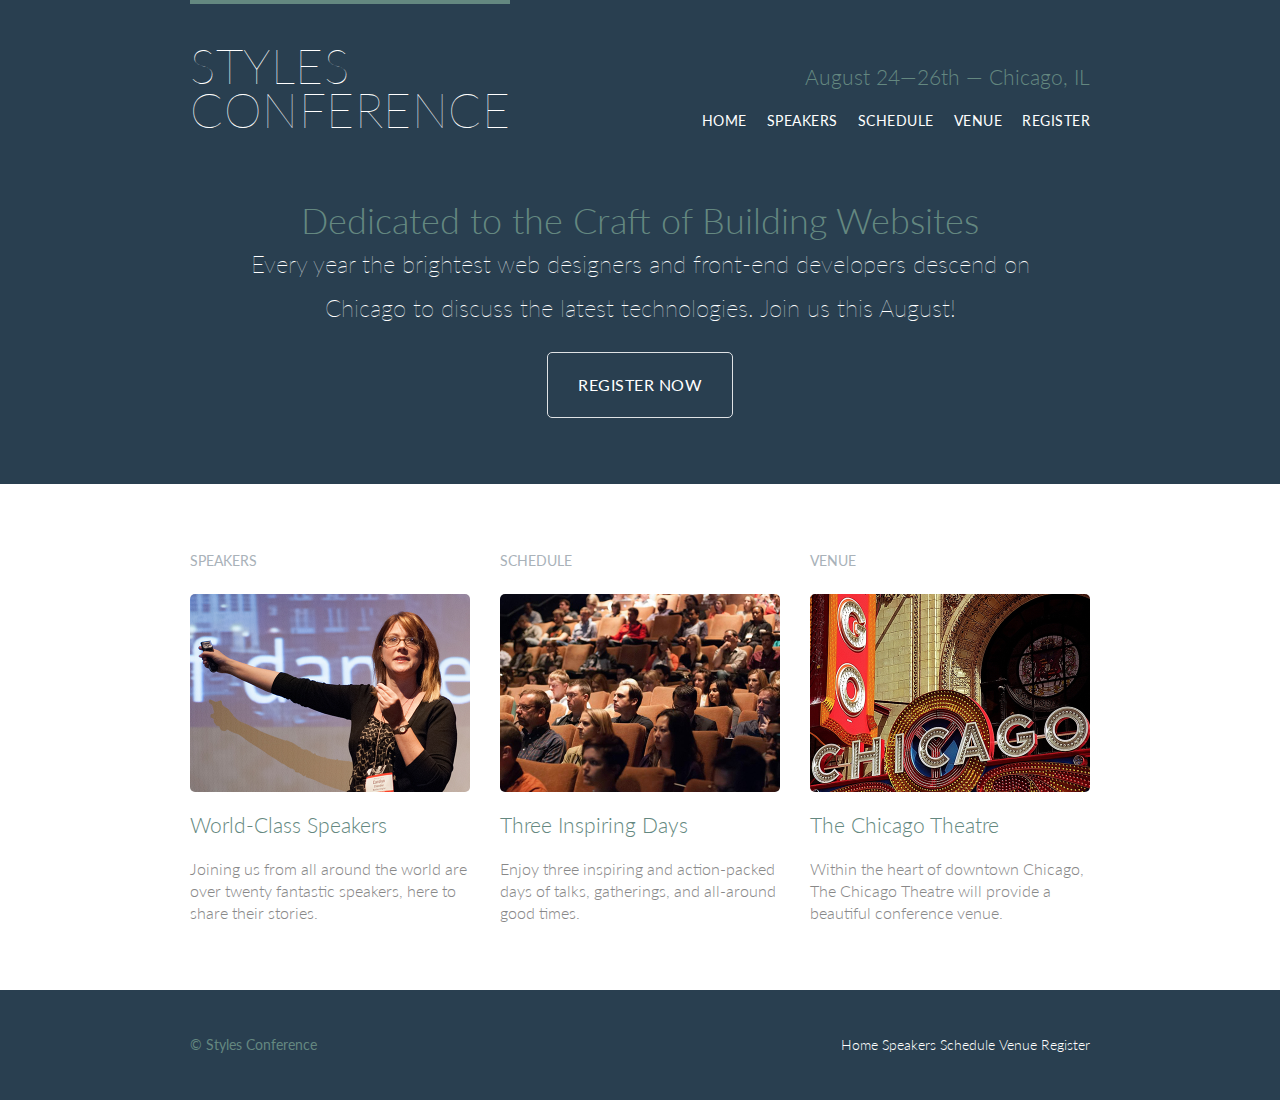
<file: index.html>
<!DOCTYPE html>
<html lang="en">
<head>
    <meta charset="UTF-8">
    <meta name="viewport" content="width=device-width, initial-scale=1.0">
    <meta http-equiv="X-UA-Compatible" content="ie=edge">
    <title>Styles Conference</title>
    <link rel="stylesheet" href="assets/stylesheets/main.css">
    <link rel="stylesheet" href="http://fonts.googleapis.com/css?family=Lato:100,300,400">
</head>
<body>
    <header class="primary-header container group">
        <h1 class="logo"><a href="index.html">Styles <br> Conference</a></h1>
        <h3 class="tagline">August 24&mdash;26th &mdash; Chicago, IL</h3>

        <nav class="nav primary-nav">
            <ul>
                <li><a href="index.html">Home</a></li><!--
             --><li><a href="speakers.html">Speakers</a></li><!--
             --><li><a href="schedule.html">Schedule</a></li><!--
             --><li><a href="venue.html">Venue</a></li><!--
             --><li><a href="register.html">Register</a></li>
            </ul>         
        </nav>
    </header>

    <section class="hero container">
        <h2>Dedicated to the Craft of Building Websites</h2>

        <p>Every year the brightest web designers and front-end developers descend on Chicago to discuss the latest technologies. Join us this August!</p>

        <a class="btn btn-alt" href="register.html">Register Now</a>
    </section>

    <section class="row">

        <div class="grid">

            <!-- speaker -->

            <section class="teaser col-1-3">
                <h5>Speakers</h5>
                <a href="speakers.html">
                     <img src="assets/images/home/speakers.jpg" alt="Professional Speaker">
                     <h3>World-Class Speakers</h3>
                </a>
                 <p>Joining us from all around the world are over twenty fantastic speakers, here to share their stories.</p>
            </section><!-- 
                
                schedule 
            
            --><section class="teaser col-1-3">
                <h5>Schedule</h5>
                <a href="schedule.html">
                    <img src="assets/images/home/schedule.jpg" alt="Schedule">
                    <h3>Three Inspiring Days</h3>
                </a>
                <p>Enjoy three inspiring and action-packed days of talks, gatherings, and all-around good times.</p>
            </section><!--
                
                venue
            
            --><section class="teaser col-1-3">
                <h5>Venue</h5>
                <a href="venue.html">
                    <img src="assets/images/home/venue.jpg" alt="">
                    <h3>The Chicago Theatre</h5>
                </a>
                <p>Within the heart of downtown Chicago, The Chicago Theatre will provide a beautiful conference venue.</p>
            </section>
        </div>
    </section>

    <footer class="primary-footer container">     
        <small>&copy; Styles Conference</small>
        <nav class="nav">
            <a href="index.html">Home</a>
            <a href="speakers.html">Speakers</a>
            <a href="schedule.html">Schedule</a>
            <a href="venue.html">Venue</a>
            <a href="register.html">Register</a>
        </nav>
    </footer>
    
    
</body>
</html>
</file>
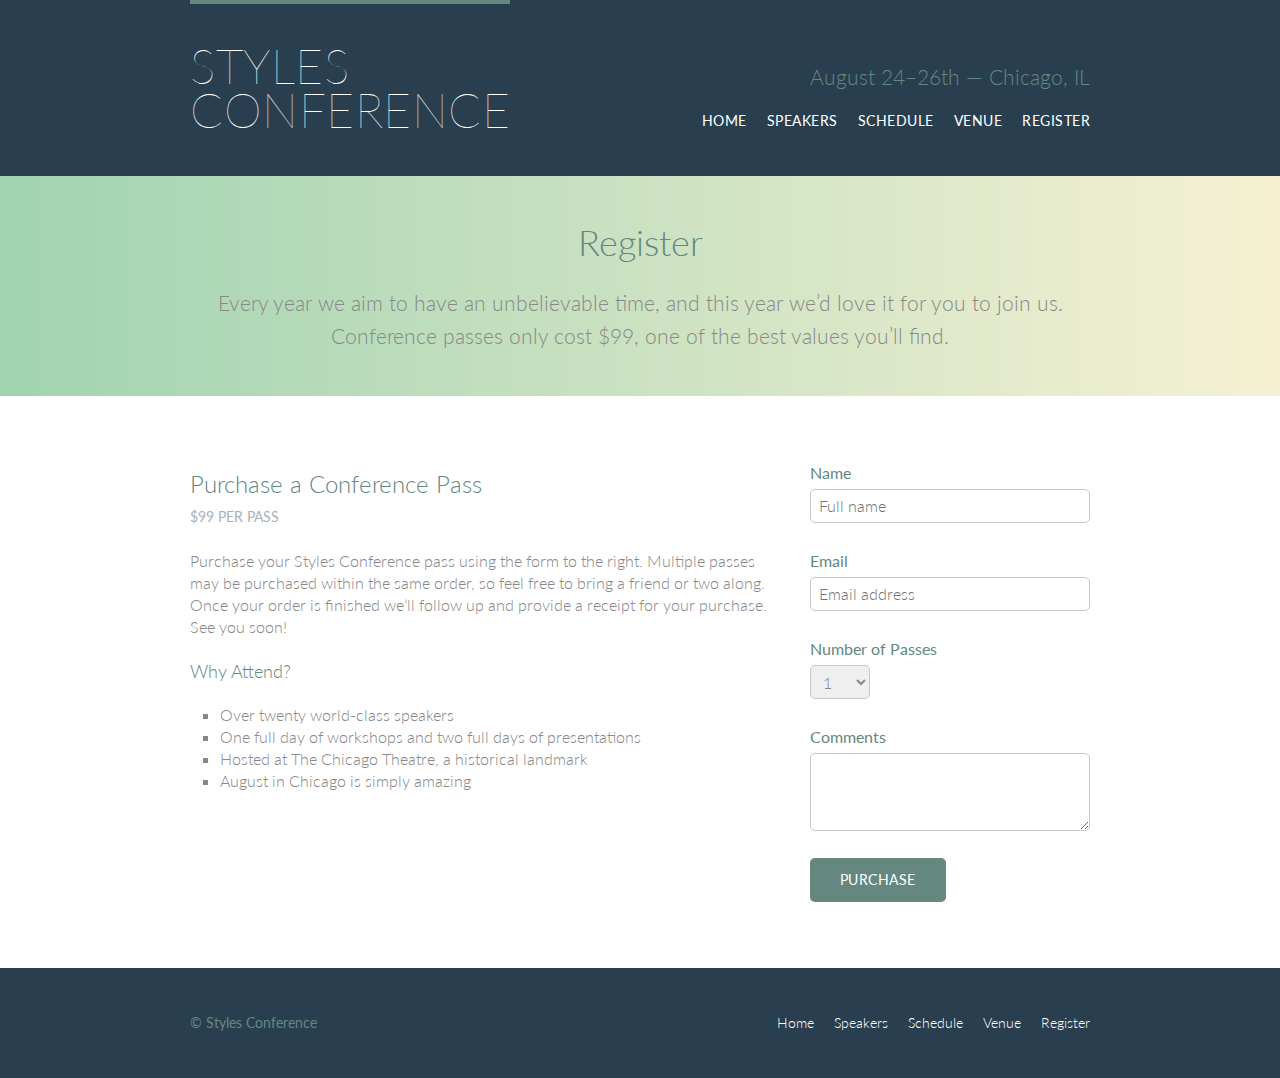
<file: register.html>
<!DOCTYPE html>
<html lang="en">

  <head>
    <meta charset="UTF-8">
    <meta name="viewport" content="width=device-width, initial-scale=1.0">
    <meta http-equiv="X-UA-Compatible" content="ie=edge">
    <title>Register - Styles Conference</title>
    <link rel="stylesheet" href="assets/stylesheets/main.css">
    <link rel="stylesheet" href="http://fonts.googleapis.com/css?family=Lato:100,300,400">
  </head>

  <body>

    <!-- Header -->

    <header class="primary-header container group">

      <h1 class="logo">
        <a href="index.html">Styles <br> Conference</a>
      </h1>

      <h3 class="tagline">August 24&ndash;26th &mdash; Chicago, IL</h3>

      <nav class="nav primary-nav">
        <ul>
          <li><a href="index.html">Home</a></li><!--
          --><li><a href="speakers.html">Speakers</a></li><!--
          --><li><a href="schedule.html">Schedule</a></li><!--
          --><li><a href="venue.html">Venue</a></li><!--
          --><li><a href="register.html">Register</a></li>
        </ul>
      </nav>

    </header>

    <!-- Lead -->

    <section class="row-alt">
      <div class="lead container">

        <h1>Register</h1>

        <p>Every year we aim to have an unbelievable time, and this year we&#8217;d love it for you to join us. Conference passes only cost $99, one of the best values you&#8217;ll find.</p>

      </div>
    </section>

    <!-- Main content -->

    <section class="row">
      <div class="grid">

        <!-- Details -->

        <section class="col-2-3">

          <h2>Purchase a Conference Pass</h2>
          <h5>$99 per Pass</h5>

          <p>Purchase your Styles Conference pass using the form to the right. Multiple passes may be purchased within the same order, so feel free to bring a friend or two along. Once your order is finished we&#8217;ll follow up and provide a receipt for your purchase. See you soon!</p>

          <h4>Why Attend?</h4>

          <ul class="why-attend">
            <li>Over twenty world-class speakers</li>
            <li>One full day of workshops and two full days of presentations</li>
            <li>Hosted at The Chicago Theatre, a historical landmark</li>
            <li>August in Chicago is simply amazing</li>
          </ul>

        </section><!--

        Registration form

        --><form class="col-1-3" action="#" method="post">

          <fieldset class="register-group">

            <label>
              Name
              <input type="text" name="name" placeholder="Full name" required>
            </label>

            <label>
              Email
              <input type="email" name="email" placeholder="Email address" required>
            </label>

            <label>
              Number of Passes
              <select name="quantity" required>
                <option value="1" selected>1</option>
                <option value="2">2</option>
                <option value="3">3</option>
                <option value="4">4</option>
                <option value="5">5</option>
              </select>
            </label>

            <label>
              Comments
              <textarea name="comments"></textarea>
            </label>

          </fieldset>

          <input class="btn btn-default" type="submit" name="submit" value="Purchase">

        </form>

      </div>
    </section>

    <!-- Footer -->

    <footer class="primary-footer container group">

      <small>&copy; Styles Conference</small>

      <nav class="nav">
        <ul>
          <li><a href="index.html">Home</a></li><!--
          --><li><a href="speakers.html">Speakers</a></li><!--
          --><li><a href="schedule.html">Schedule</a></li><!--
          --><li><a href="venue.html">Venue</a></li><!--
          --><li><a href="register.html">Register</a></li>
        </ul>
      </nav>

    </footer>

  </body>
</html>
</file>
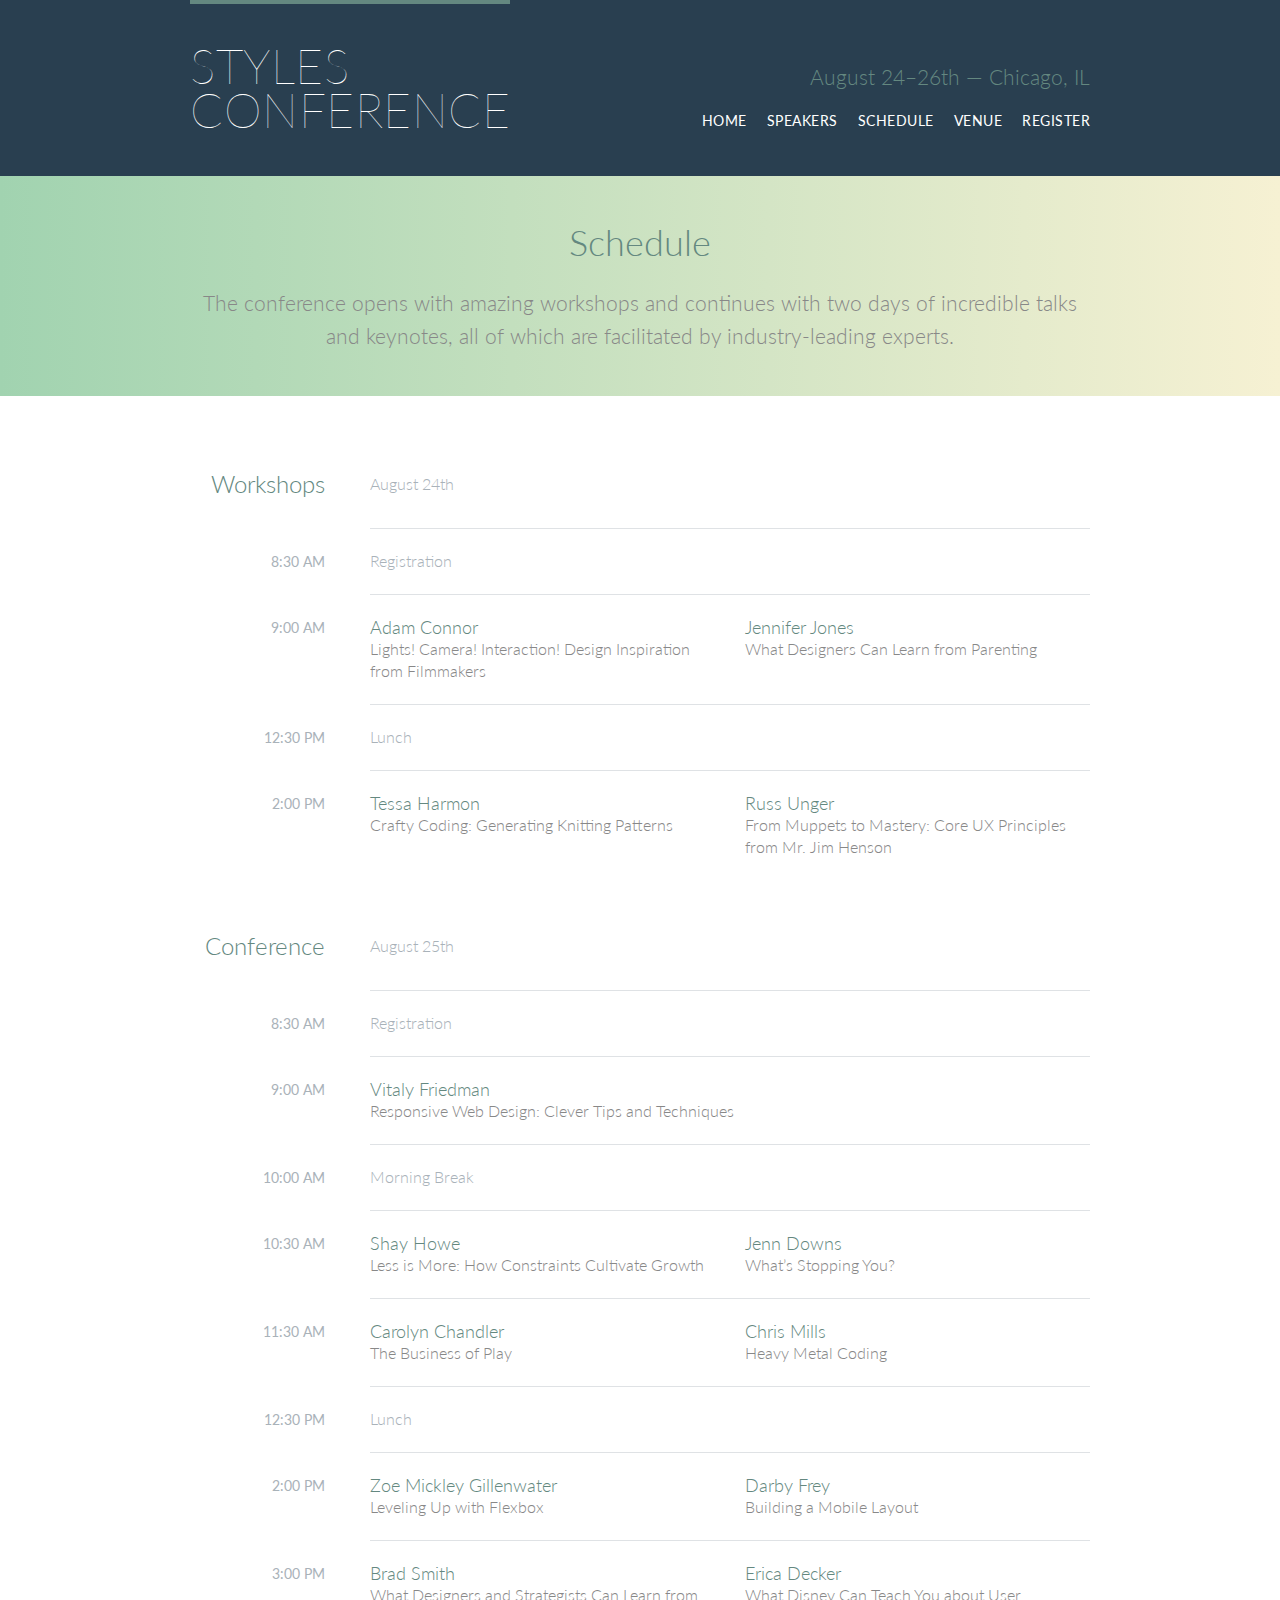
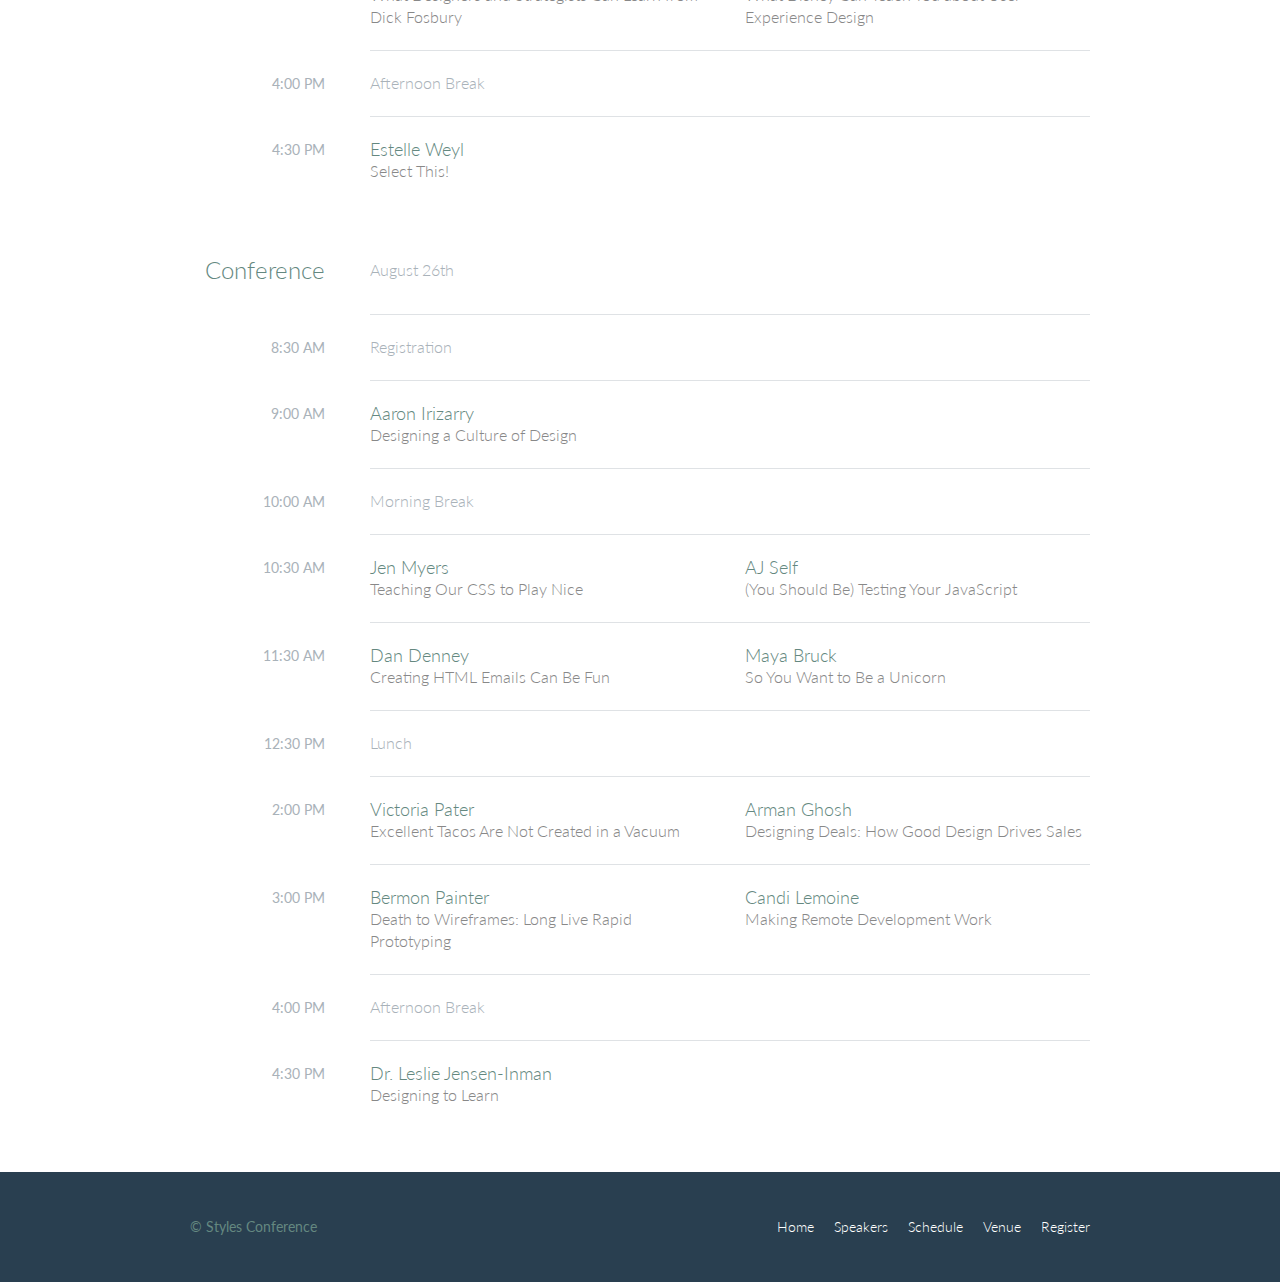
<file: schedule.html>
<!DOCTYPE html>
<html lang="en">

  <head>
    <meta charset="UTF-8">
    <meta name="viewport" content="width=device-width, initial-scale=1.0">
    <meta http-equiv="X-UA-Compatible" content="ie=edge">
    <title>Schedule - Styles Conference</title>
    <link rel="stylesheet" href="assets/stylesheets/main.css">
    <link rel="stylesheet" href="http://fonts.googleapis.com/css?family=Lato:100,300,400">
  </head>

  <body>

    <!-- Header -->

    <header class="primary-header container group">

      <h1 class="logo">
        <a href="index.html">Styles <br> Conference</a>
      </h1>

      <h3 class="tagline">August 24&ndash;26th &mdash; Chicago, IL</h3>

      <nav class="nav primary-nav">
        <ul>
          <li><a href="index.html">Home</a></li><!--
          --><li><a href="speakers.html">Speakers</a></li><!--
          --><li><a href="schedule.html">Schedule</a></li><!--
          --><li><a href="venue.html">Venue</a></li><!--
          --><li><a href="register.html">Register</a></li>
        </ul>
      </nav>

    </header>

    <!-- Lead -->

    <section class="row-alt">
      <div class="lead container">

        <h1>Schedule</h1>

        <p>The conference opens with amazing workshops and continues with two days of incredible talks and keynotes, all of which are facilitated by industry-leading experts.</p>

      </div>
    </section>

    <!-- Main content -->

    <section class="row">
      <div class="container">

        <!-- Workshops -->

        <table>
          <thead>
            <tr>
              <th scope="row">
                Workshops
              </th>
              <td class="schedule-offset" colspan="2">
                August 24th
              </td>
            </tr>
          </thead>
          <tbody>
            <tr>
              <th scope="row">
                <time datetime="08:30:00">8:30 AM</time>
              </th>
              <td class="schedule-offset" colspan="2">
                Registration
              </td>
            </tr>
            <tr>
              <th scope="row">
                <time datetime="09:00:00">9:00 AM</time>
              </th>
              <td>
                <a href="speakers.html#adam-connor">
                  <h4>Adam Connor</h4>
                  Lights! Camera! Interaction! Design Inspiration from Filmmakers
                </a>
              </td>
              <td>
                <a href="speakers.html#jennifer-jones">
                  <h4>Jennifer Jones</h4>
                  What Designers Can Learn from Parenting
                </a>
              </td>
            </tr>
            <tr>
              <th scope="row">
                <time datetime="12:30:00">12:30 PM</time>
              </th>
              <td class="schedule-offset" colspan="2">
                Lunch
              </td>
            </tr>
            <tr>
              <th scope="row">
                <time datetime="14:00">2:00 PM</time>
              </th>
              <td>
                <a href="speakers.html#tessa-harmon">
                  <h4>Tessa Harmon</h4>
                  Crafty Coding: Generating Knitting Patterns
                </a>
              </td>
              <td>
                <a href="speakers.html#russ-unger">
                  <h4>Russ Unger</h4>
                  From Muppets to Mastery: Core UX Principles from Mr. Jim Henson
                </a>
              </td>
            </tr>
          </tbody>
        </table>

        <!-- Conference -->

        <table>
          <thead>
            <tr>
              <th scope="row">
                Conference
              </th>
              <td class="schedule-offset" colspan="2">
                August 25th
              </td>
            </tr>
          </thead>
          <tbody>
            <tr>
              <th scope="row">
                <time datetime="08:30:00">8:30 AM</time>
              </th>
              <td class="schedule-offset" colspan="2">
                Registration
              </td>
            </tr>
            <tr>
              <th scope="row">
                <time datetime="09:00:00">9:00 AM</time>
              </th>
              <td colspan="2">
                <a href="speakers.html#vitaly-friedman">
                  <h4>Vitaly Friedman</h4>
                  Responsive Web Design: Clever Tips and Techniques
                </a>
              </td>
            </tr>
            <tr>
              <th scope="row">
                <time datetime="10:00:00">10:00 AM</time>
              </th>
              <td class="schedule-offset" colspan="2">
                Morning Break
              </td>
            </tr>
            <tr>
              <th scope="row">
                <time datetime="10:30:00">10:30 AM</time>
              </th>
              <td>
                <a href="speakers.html#shay-howe">
                  <h4>Shay Howe</h4>
                  Less is More: How Constraints Cultivate Growth
                </a>
              </td>
              <td>
                <a href="speakers.html#jenn-downs">
                  <h4>Jenn Downs</h4>
                  What&#8217;s Stopping You?
                </a>
              </td>
            </tr>
            <tr>
              <th scope="row">
                <time datetime="11:30:00">11:30 AM</time>
              </th>
              <td>
                <a href="speakers.html#carolyn-chandler">
                  <h4>Carolyn Chandler</h4>
                  The Business of Play
                </a>
              </td>
              <td>
                <a href="speakers.html#chris-mills">
                  <h4>Chris Mills</h4>
                  Heavy Metal Coding
                </a>
              </td>
            </tr>
            <tr>
              <th scope="row">
                <time datetime="12:30:00">12:30 PM</time>
              </th>
              <td class="schedule-offset" colspan="2">
                Lunch
              </td>
            </tr>
            <tr>
              <th scope="row">
                <time datetime="14:00">2:00 PM</time>
              </th>
              <td>
                <a href="speakers.html#zoe-mickley-gillenwater">
                  <h4>Zoe Mickley Gillenwater</h4>
                  Leveling Up with Flexbox
                </a>
              </td>
              <td>
                <a href="speakers.html#darby-frey">
                  <h4>Darby Frey</h4>
                  Building a Mobile Layout
                </a>
              </td>
            </tr>
            <tr>
              <th scope="row">
                <time datetime="15:00:00">3:00 PM</time>
              </th>
              <td>
                <a href="speakers.html#brad-smith">
                  <h4>Brad Smith</h4>
                  What Designers and Strategists Can Learn from Dick Fosbury
                </a>
              </td>
              <td>
                <a href="speakers.html#erica-decker">
                  <h4>Erica Decker</h4>
                  What Disney Can Teach You about User Experience Design
                </a>
              </td>
            </tr>
            <tr>
              <th scope="row">
                <time datetime="16:00:00">4:00 PM</time>
              </th>
              <td class="schedule-offset" colspan="2">
                Afternoon Break
              </td>
            </tr>
            <tr>
              <th scope="row">
                <time datetime="16:30:00">4:30 PM</time>
              </th>
              <td colspan="2">
                <a href="speakers.html#estelle-weyl">
                  <h4>Estelle Weyl</h4>
                  Select This!
                </a>
              </td>
            </tr>
          </tbody>
        </table>

        <!-- Conference -->

        <table>
          <thead>
            <tr>
              <th scope="row">
                Conference
              </th>
              <td class="schedule-offset" colspan="2">
                August 26th
              </td>
            </tr>
          </thead>
          <tbody>
            <tr>
              <th scope="row">
                <time datetime="08:30:00">8:30 AM</time>
              </th>
              <td class="schedule-offset" colspan="2">
                Registration
              </td>
            </tr>
            <tr>
              <th scope="row">
                <time datetime="09:00:00">9:00 AM</time>
              </th>
              <td colspan="2">
                <a href="speakers.html#aaron-irizarry">
                  <h4>Aaron Irizarry</h4>
                  Designing a Culture of Design
                </a>
              </td>
            </tr>
            <tr>
              <th scope="row">
                <time datetime="10:00:00">10:00 AM</time>
              </th>
              <td class="schedule-offset" colspan="2">
                Morning Break
              </td>
            </tr>
            <tr>
              <th scope="row">
                <time datetime="10:30:00">10:30 AM</time>
              </th>
              <td>
                <a href="speakers.html#jen-myers">
                  <h4>Jen Myers</h4>
                  Teaching Our CSS to Play Nice
                </a>
              </td>
              <td>
                <a href="speakers.html#aj-self">
                  <h4>AJ Self</h4>
                  (You Should Be) Testing Your JavaScript
                </a>
              </td>
            </tr>
            <tr>
              <th scope="row">
                <time datetime="11:30:00">11:30 AM</time>
              </th>
              <td>
                <a href="speakers.html#dan-denney">
                  <h4>Dan Denney</h4>
                  Creating HTML Emails Can Be Fun
                </a>
              </td>
              <td>
                <a href="speakers.html#maya-bruck">
                  <h4>Maya Bruck</h4>
                  So You Want to Be a Unicorn
                </a>
              </td>
            </tr>
            <tr>
              <th scope="row">
                <time datetime="12:30:00">12:30 PM</time>
              </th>
              <td class="schedule-offset" colspan="2">
                Lunch
              </td>
            </tr>
            <tr>
              <th scope="row">
                <time datetime="14:00">2:00 PM</time>
              </th>
              <td>
                <a href="speakers.html#victoria-pater">
                  <h4>Victoria Pater</h4>
                  Excellent Tacos Are Not Created in a Vacuum
                </a>
              </td>
              <td>
                <a href="speakers.html#arman-ghosh">
                  <h4>Arman Ghosh</h4>
                  Designing Deals: How Good Design Drives Sales
                </a>
              </td>
            </tr>
            <tr>
              <th scope="row">
                <time datetime="15:00:00">3:00 PM</time>
              </th>
              <td>
                <a href="speakers.html#bermon-painter">
                  <h4>Bermon Painter</h4>
                  Death to Wireframes: Long Live Rapid Prototyping
                </a>
              </td>
              <td>
                <a href="speakers.html#candi-lemoine">
                  <h4>Candi Lemoine</h4>
                  Making Remote Development Work
                </a>
              </td>
            </tr>
            <tr>
              <th scope="row">
                <time datetime="16:00:00">4:00 PM</time>
              </th>
              <td class="schedule-offset" colspan="2">
                Afternoon Break
              </td>
            </tr>
            <tr>
              <th scope="row">
                <time datetime="16:30:00">4:30 PM</time>
              </th>
              <td colspan="2">
                <a href="speakers.html#leslie-jensen-inman">
                  <h4>Dr. Leslie Jensen-Inman</h4>
                  Designing to Learn
                </a>
              </td>
            </tr>
          </tbody>
        </table>

      </div>
    </section>

    <!-- Footer -->

    <footer class="primary-footer container group">

      <small>&copy; Styles Conference</small>

      <nav class="nav">
        <ul>
          <li><a href="index.html">Home</a></li><!--
          --><li><a href="speakers.html">Speakers</a></li><!--
          --><li><a href="schedule.html">Schedule</a></li><!--
          --><li><a href="venue.html">Venue</a></li><!--
          --><li><a href="register.html">Register</a></li>
        </ul>
      </nav>

    </footer>

  </body>
</html>
</file>
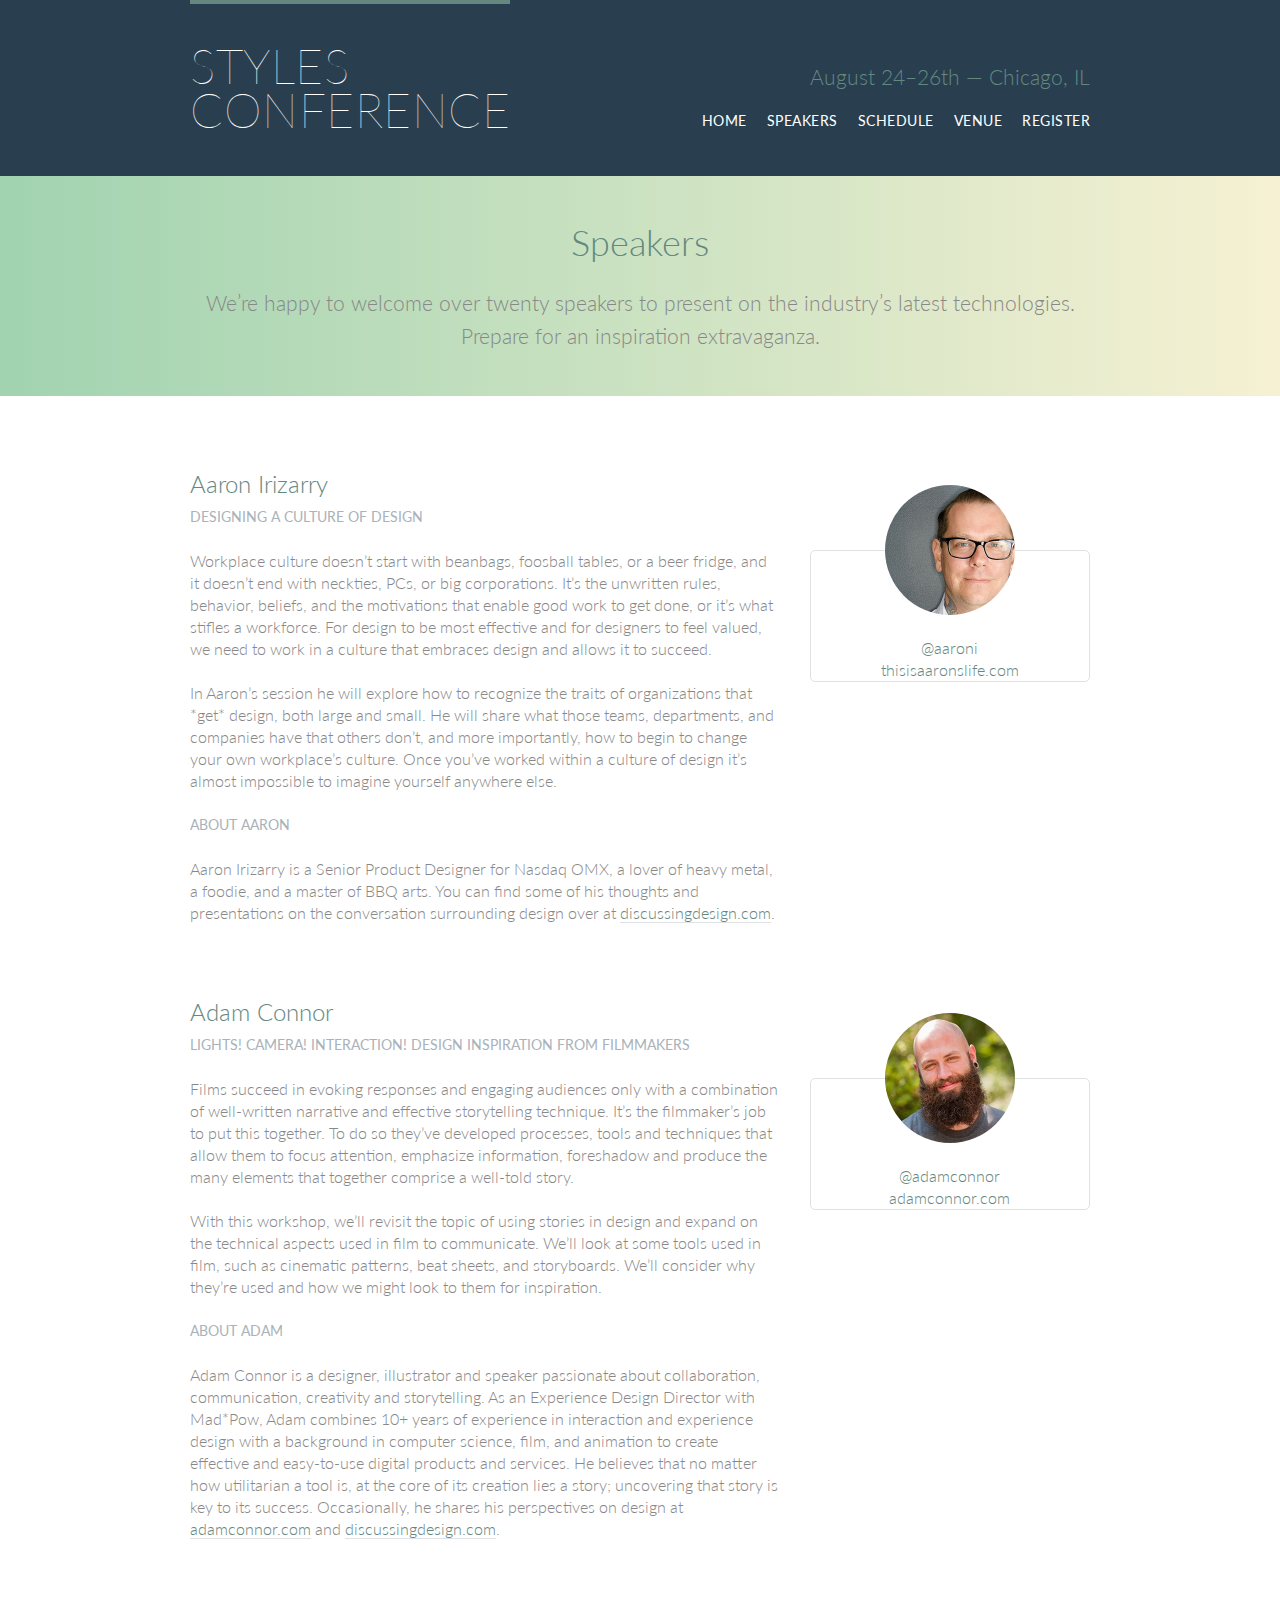
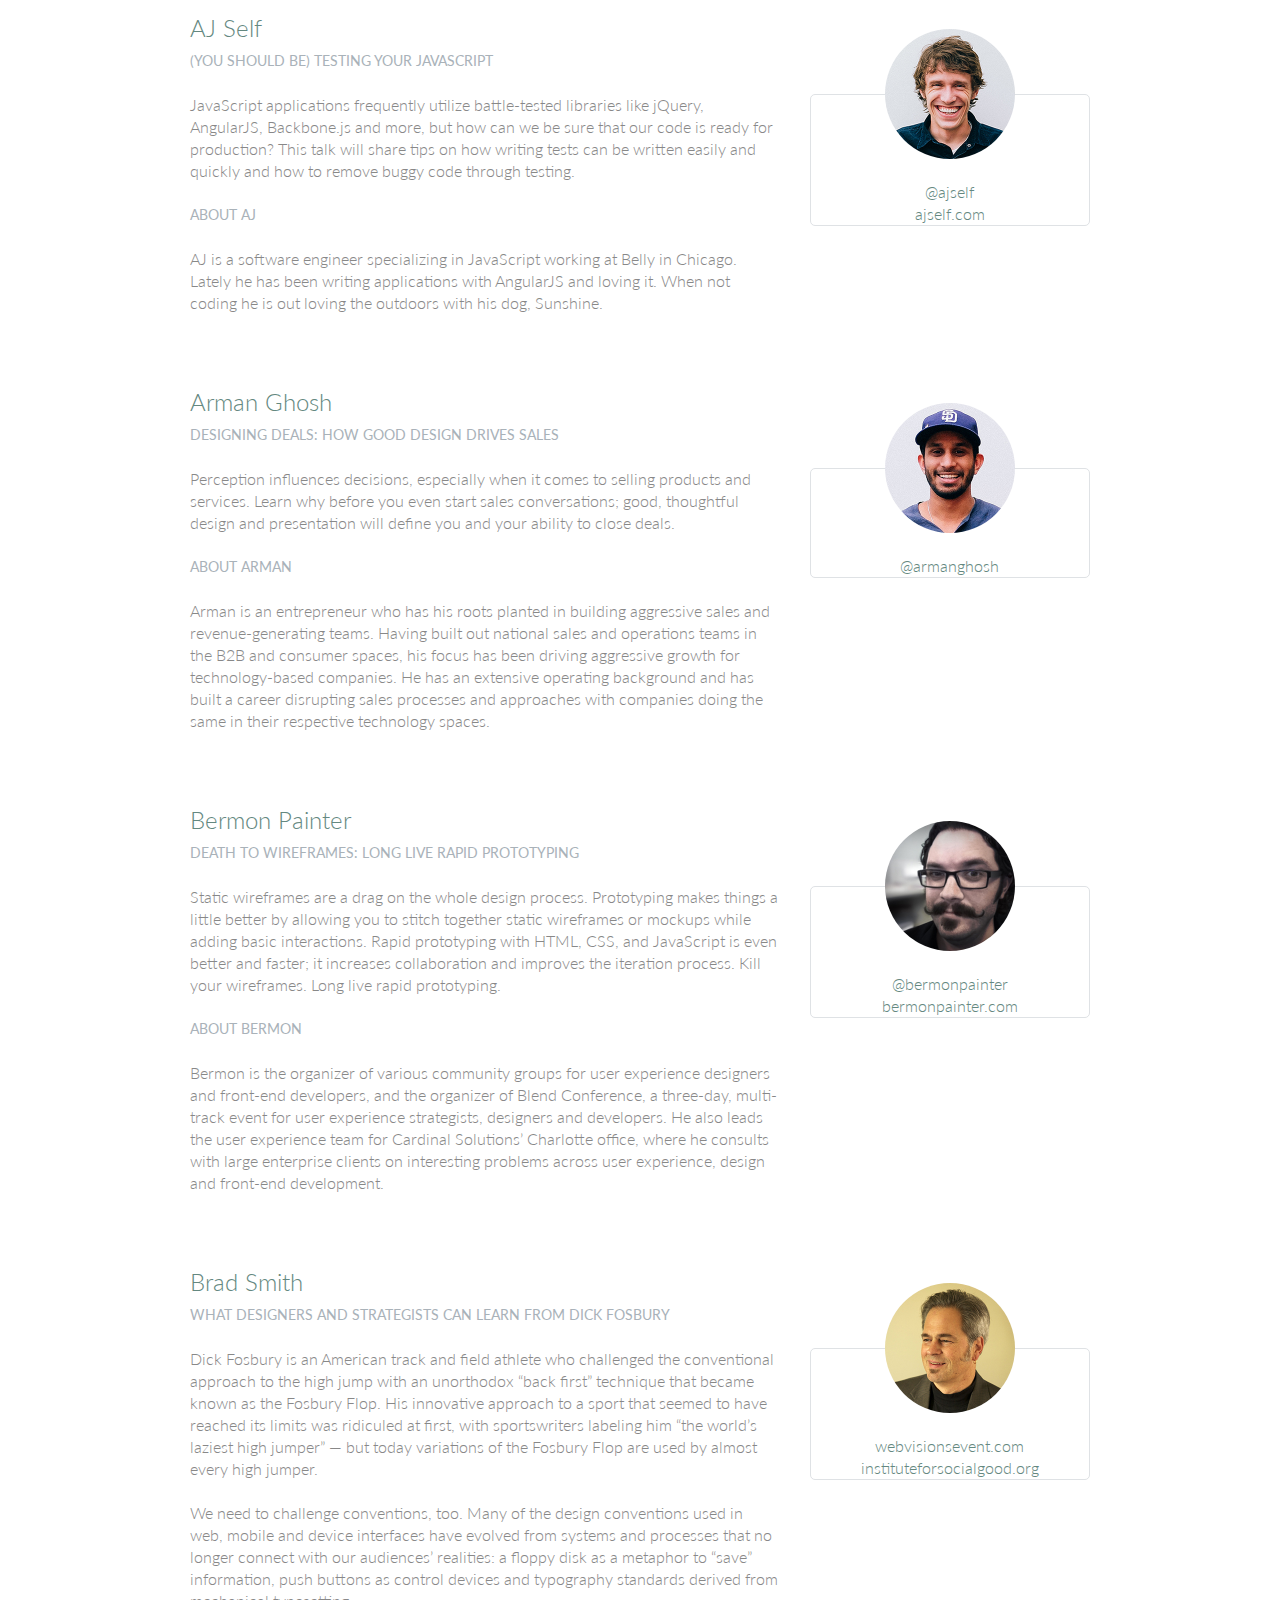
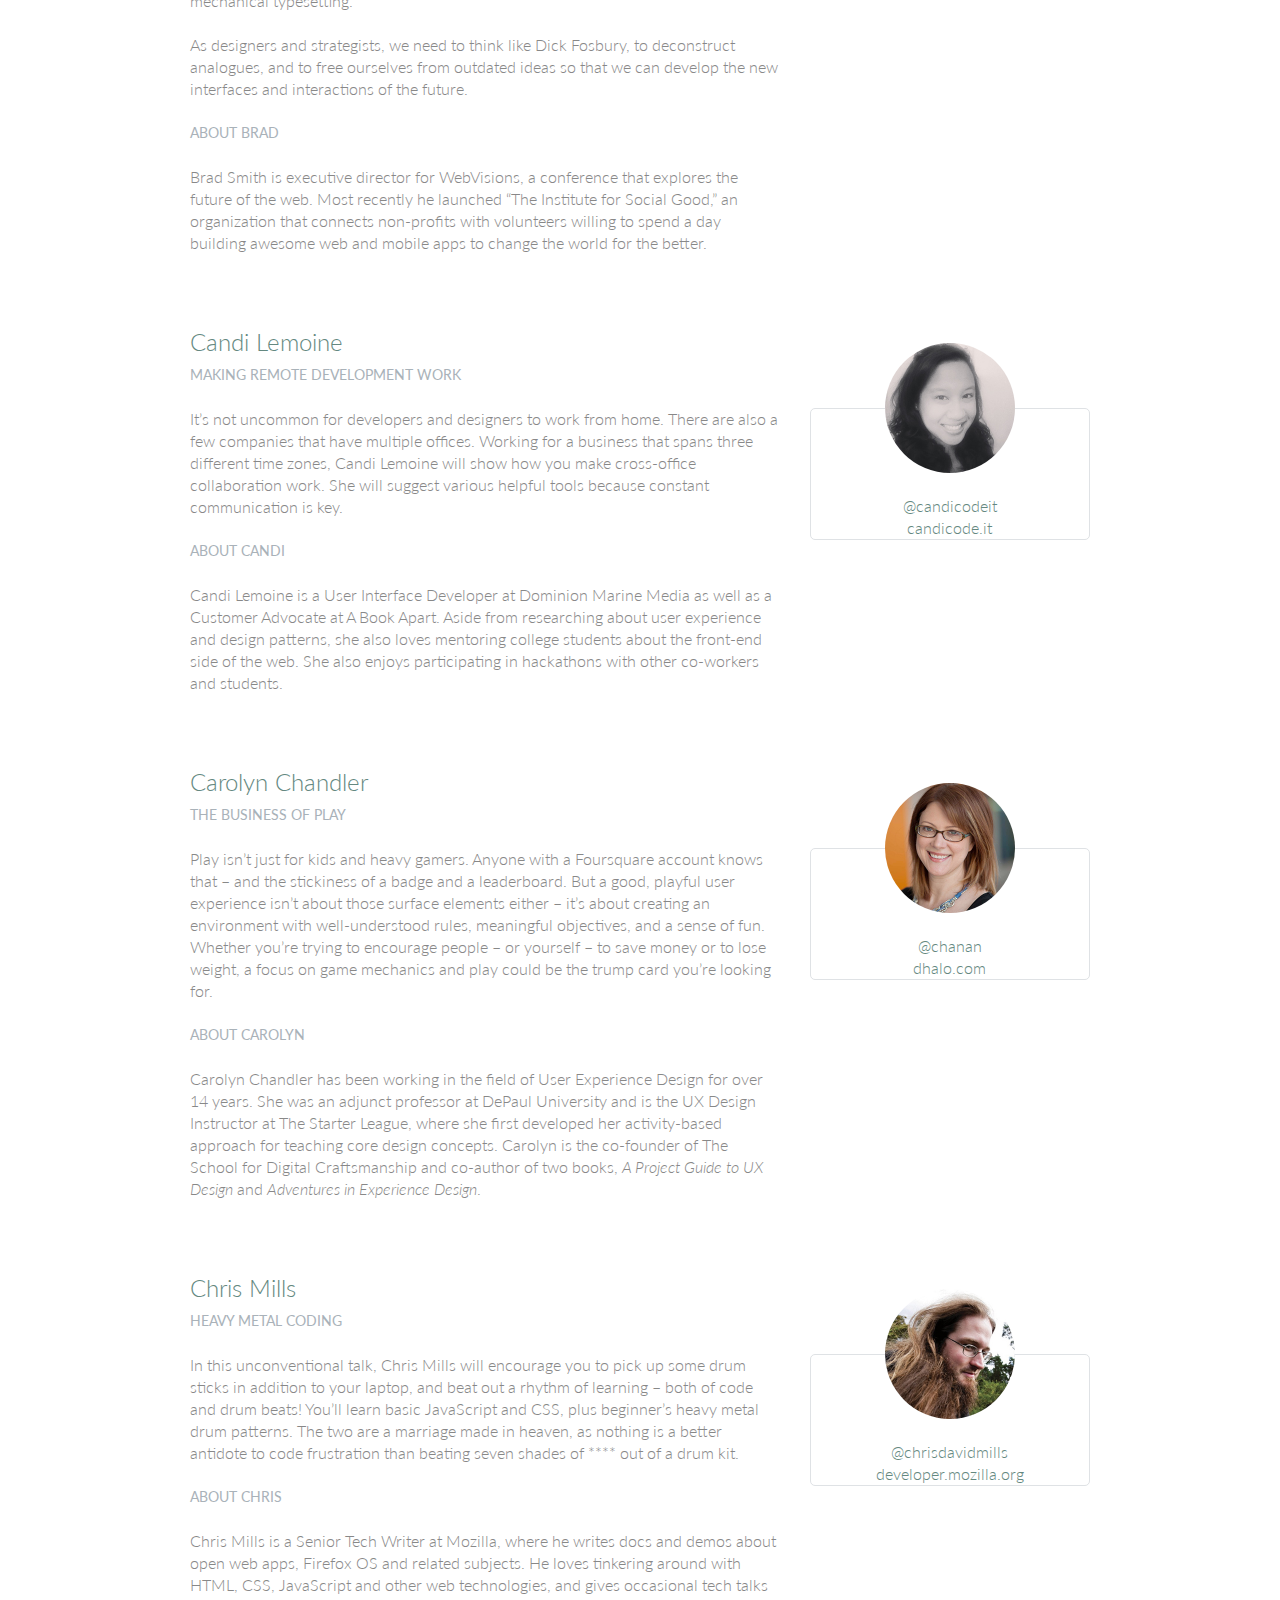
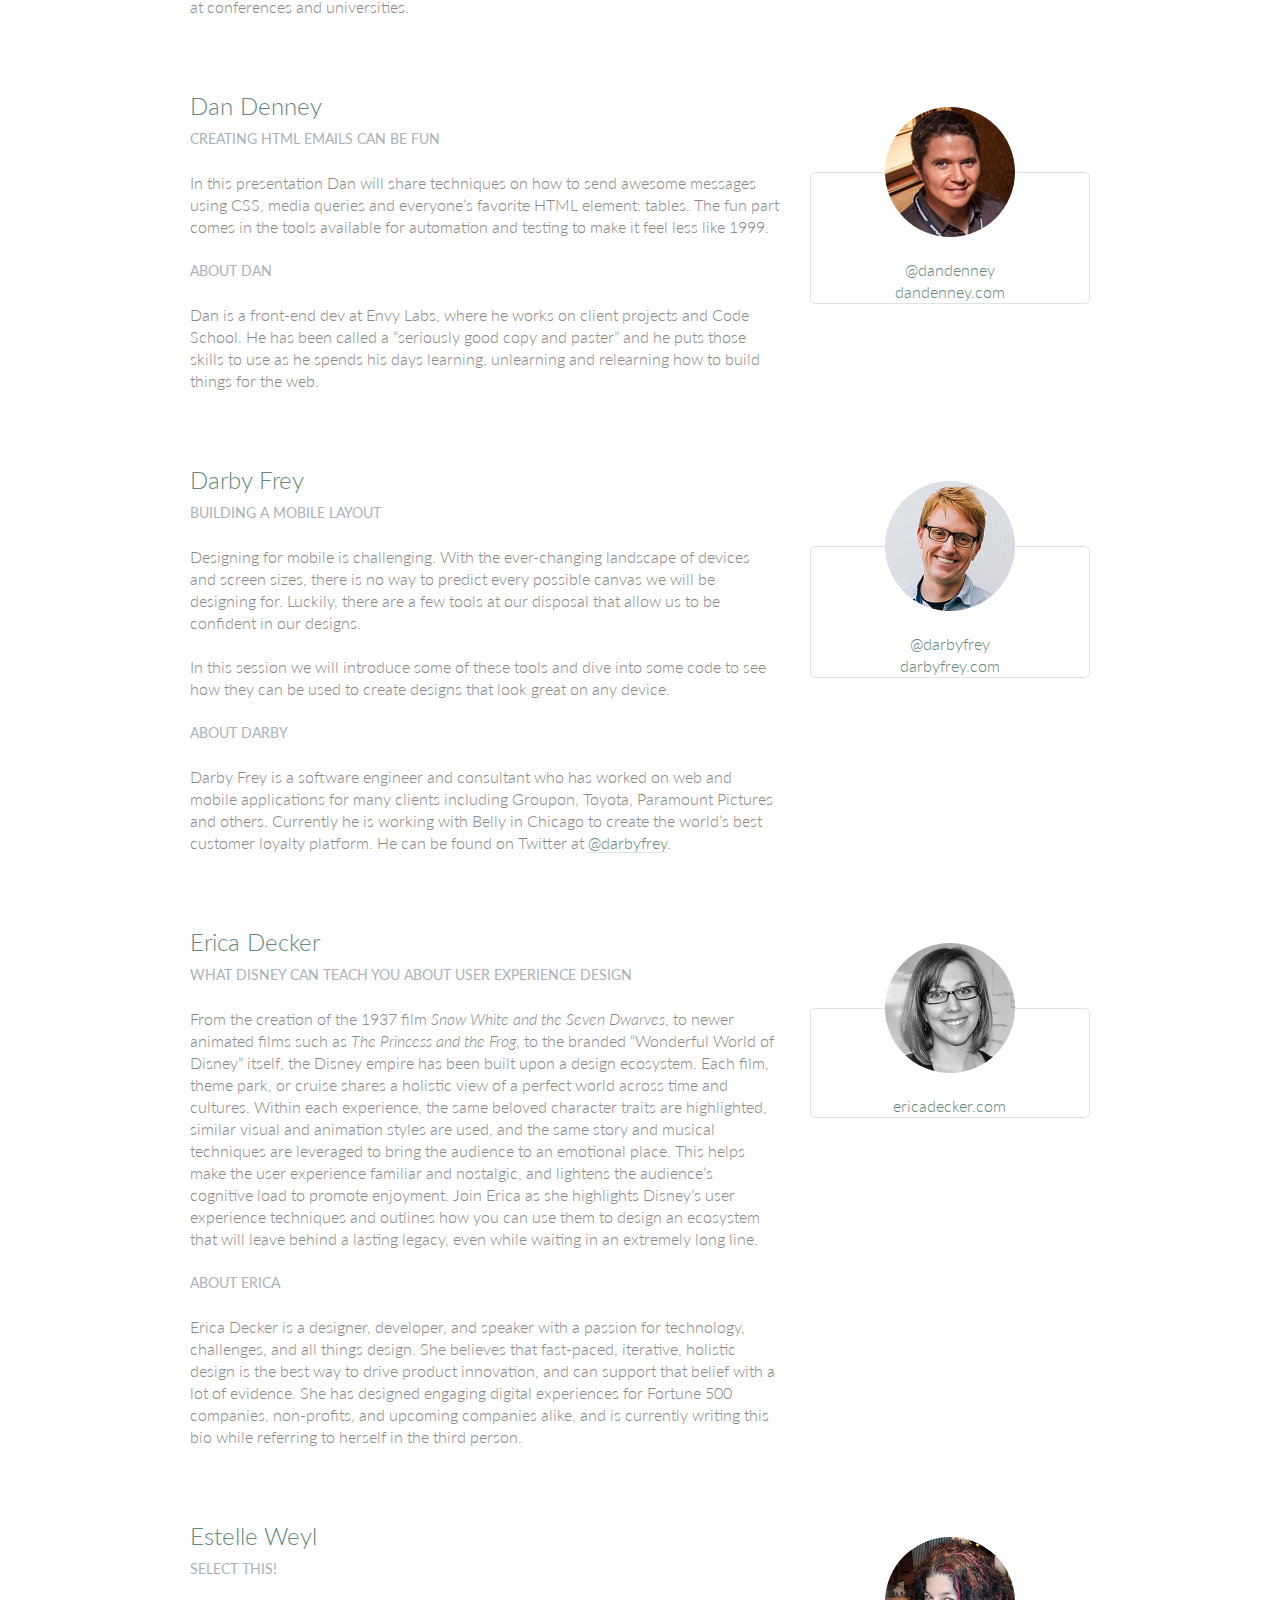
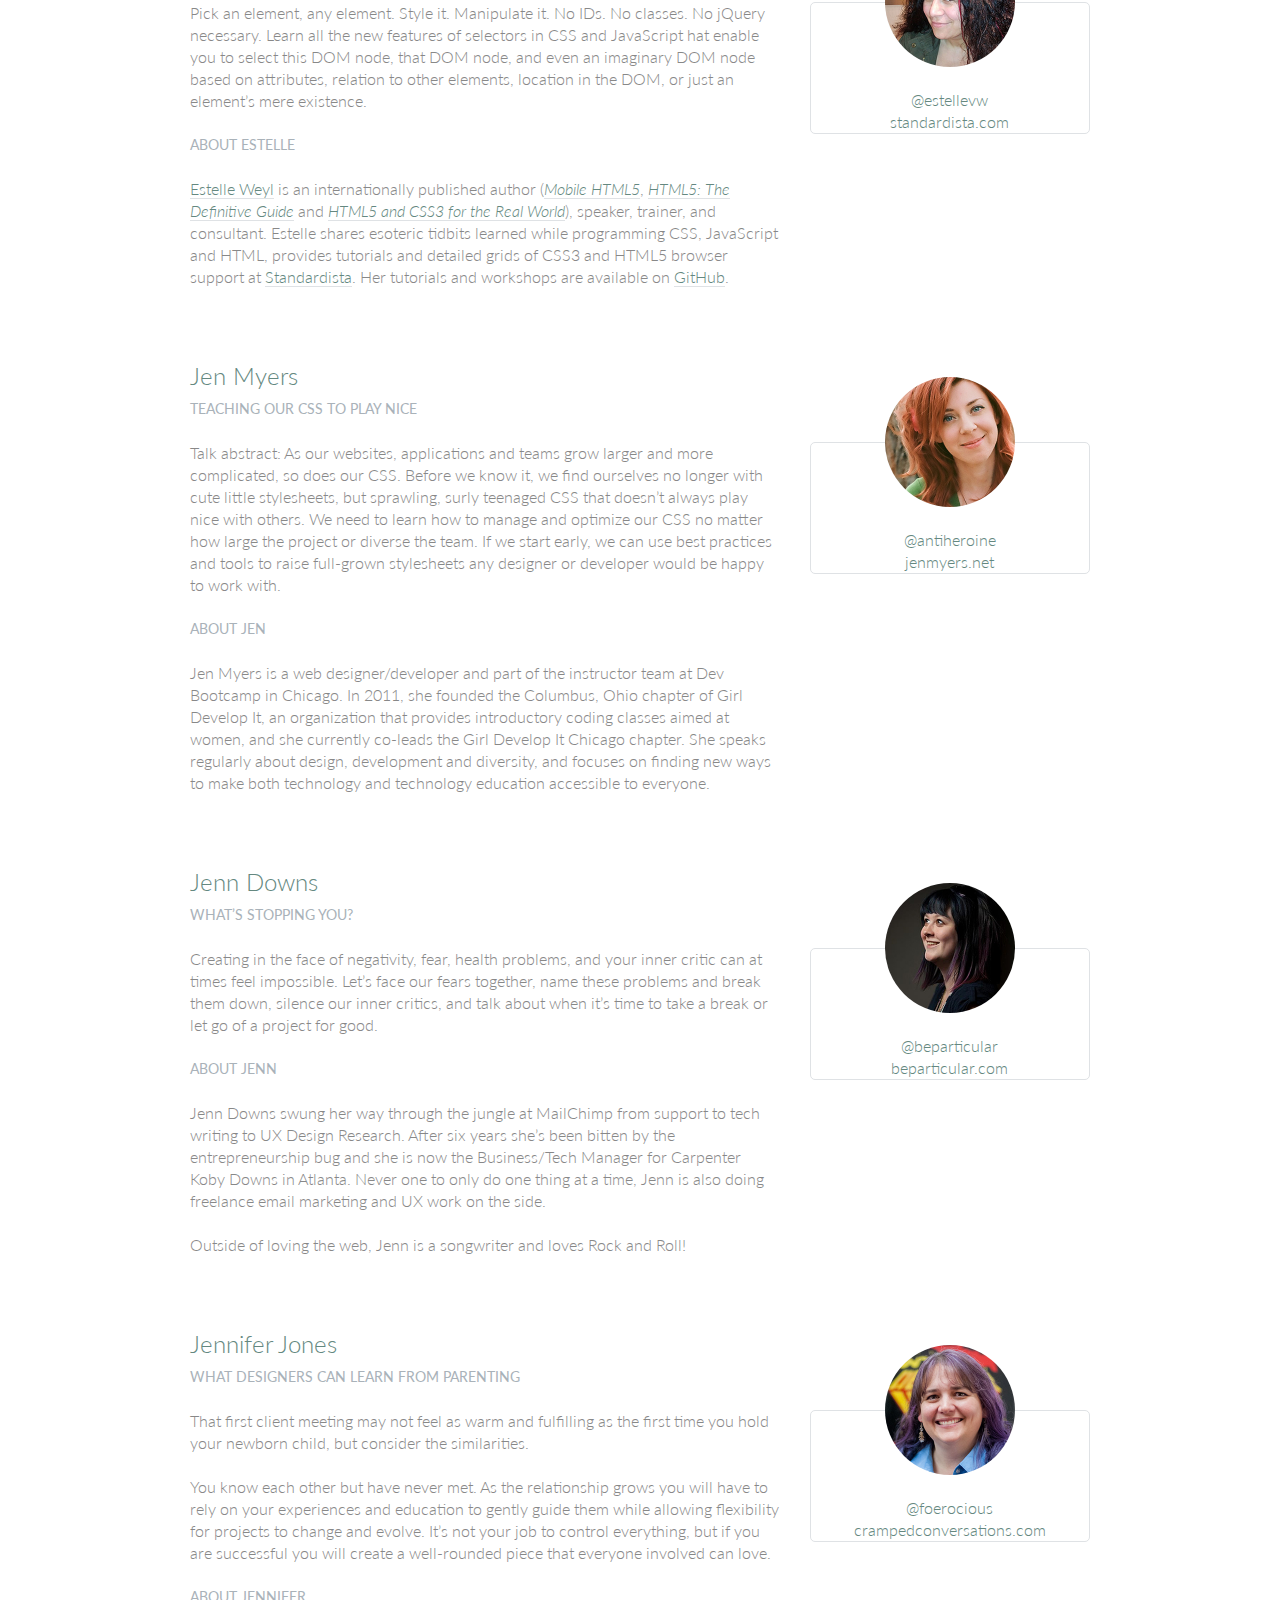
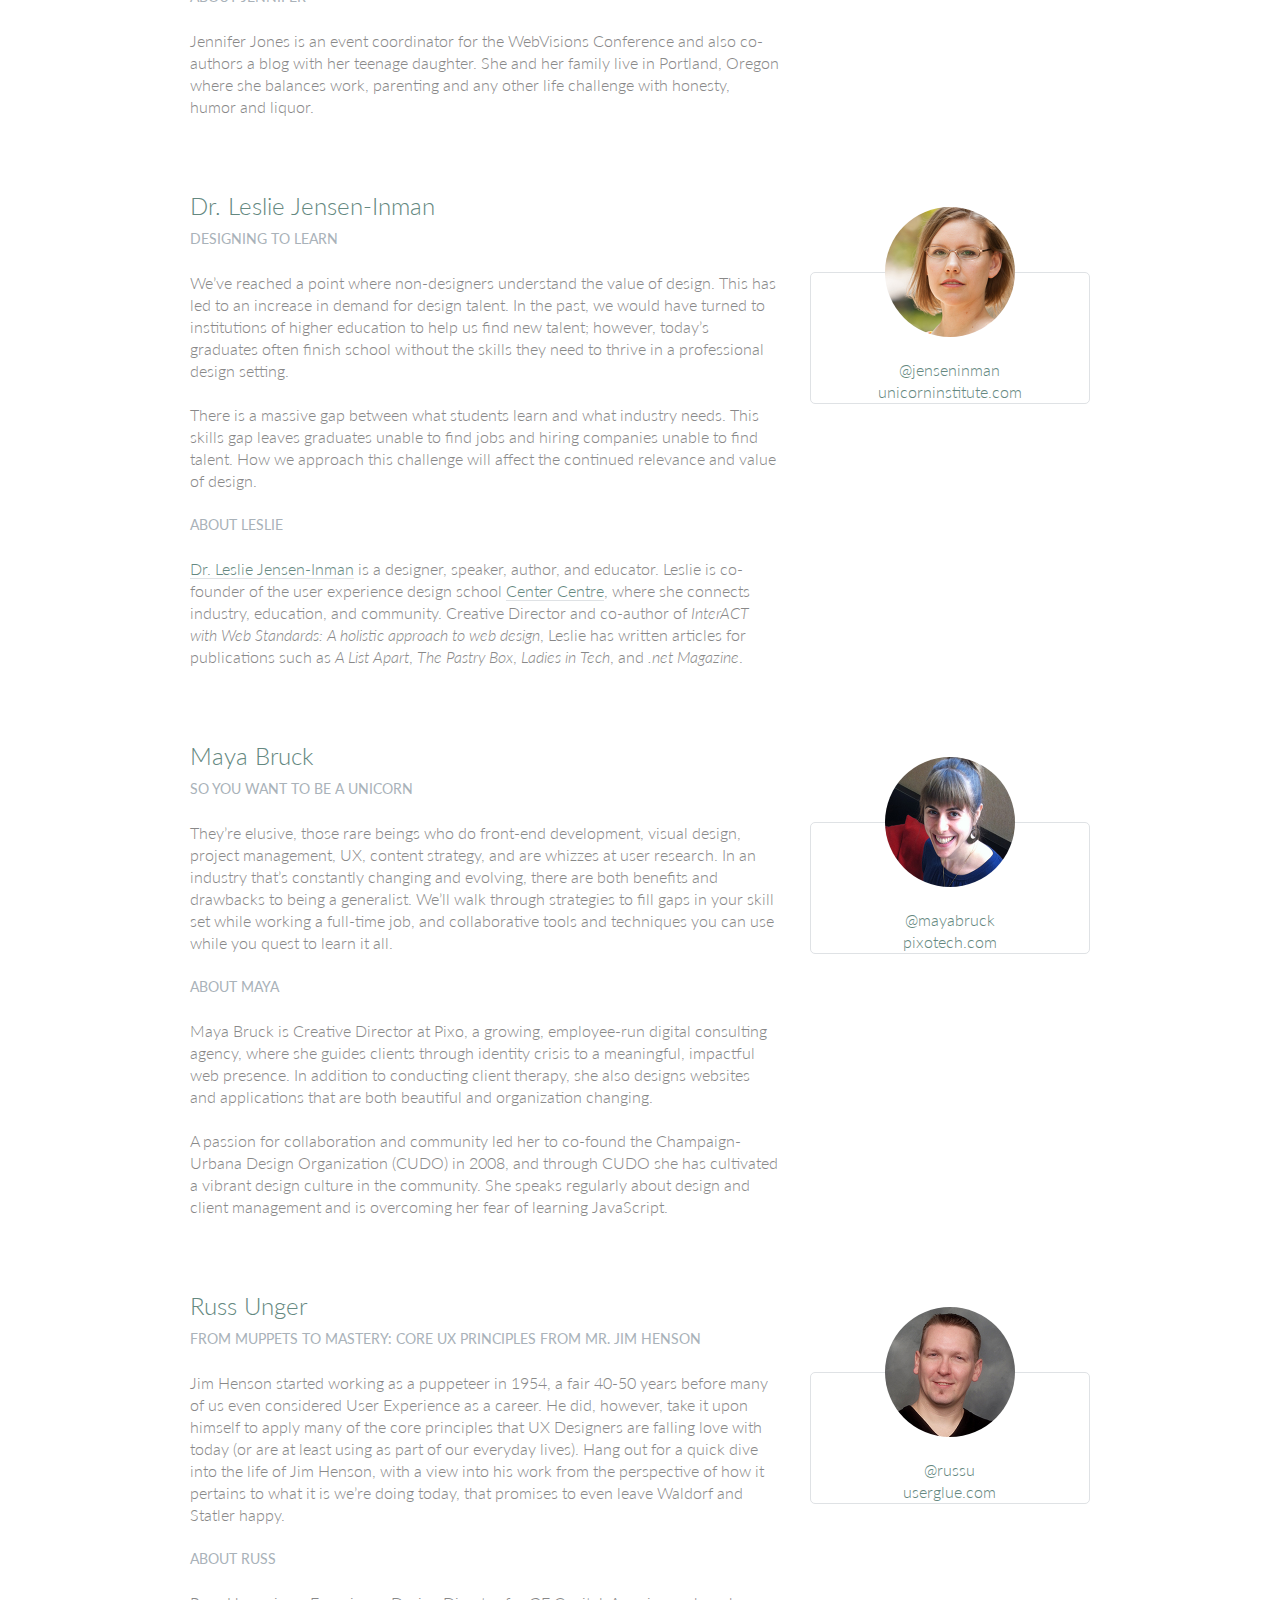
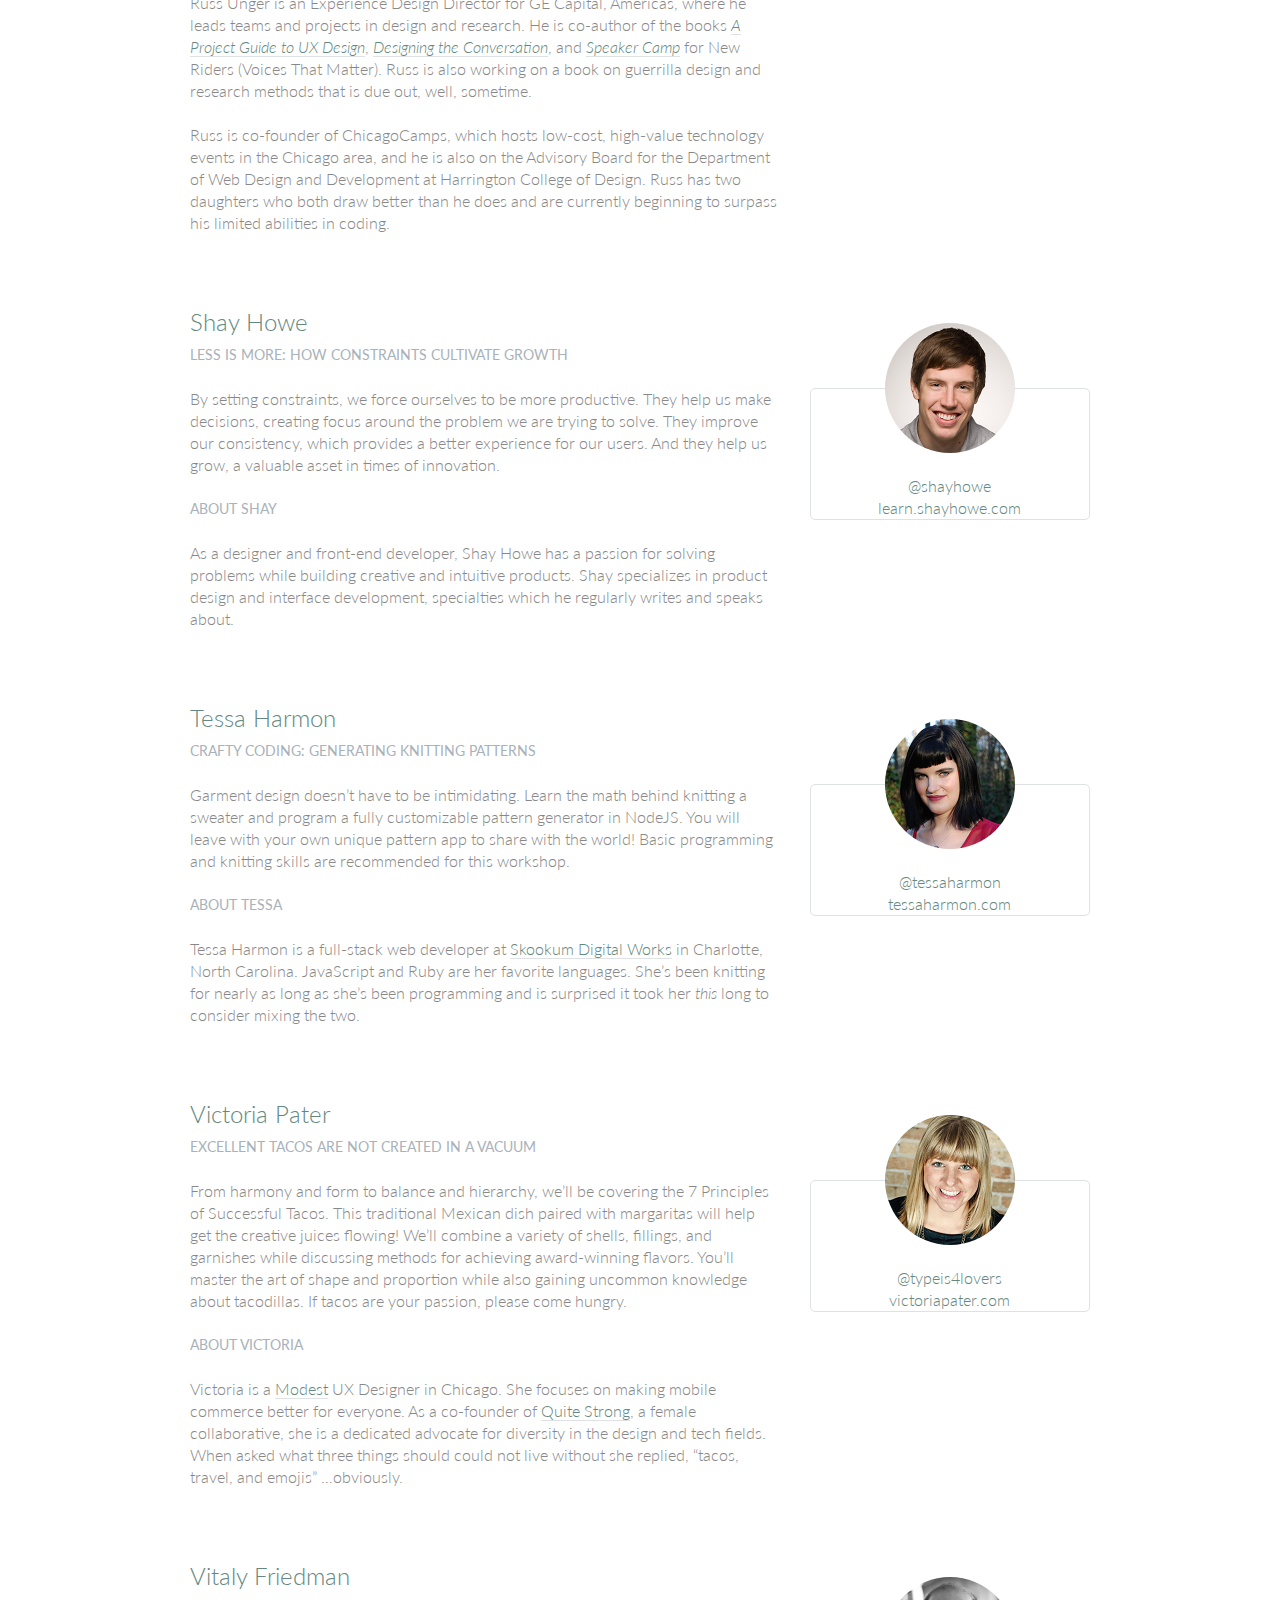
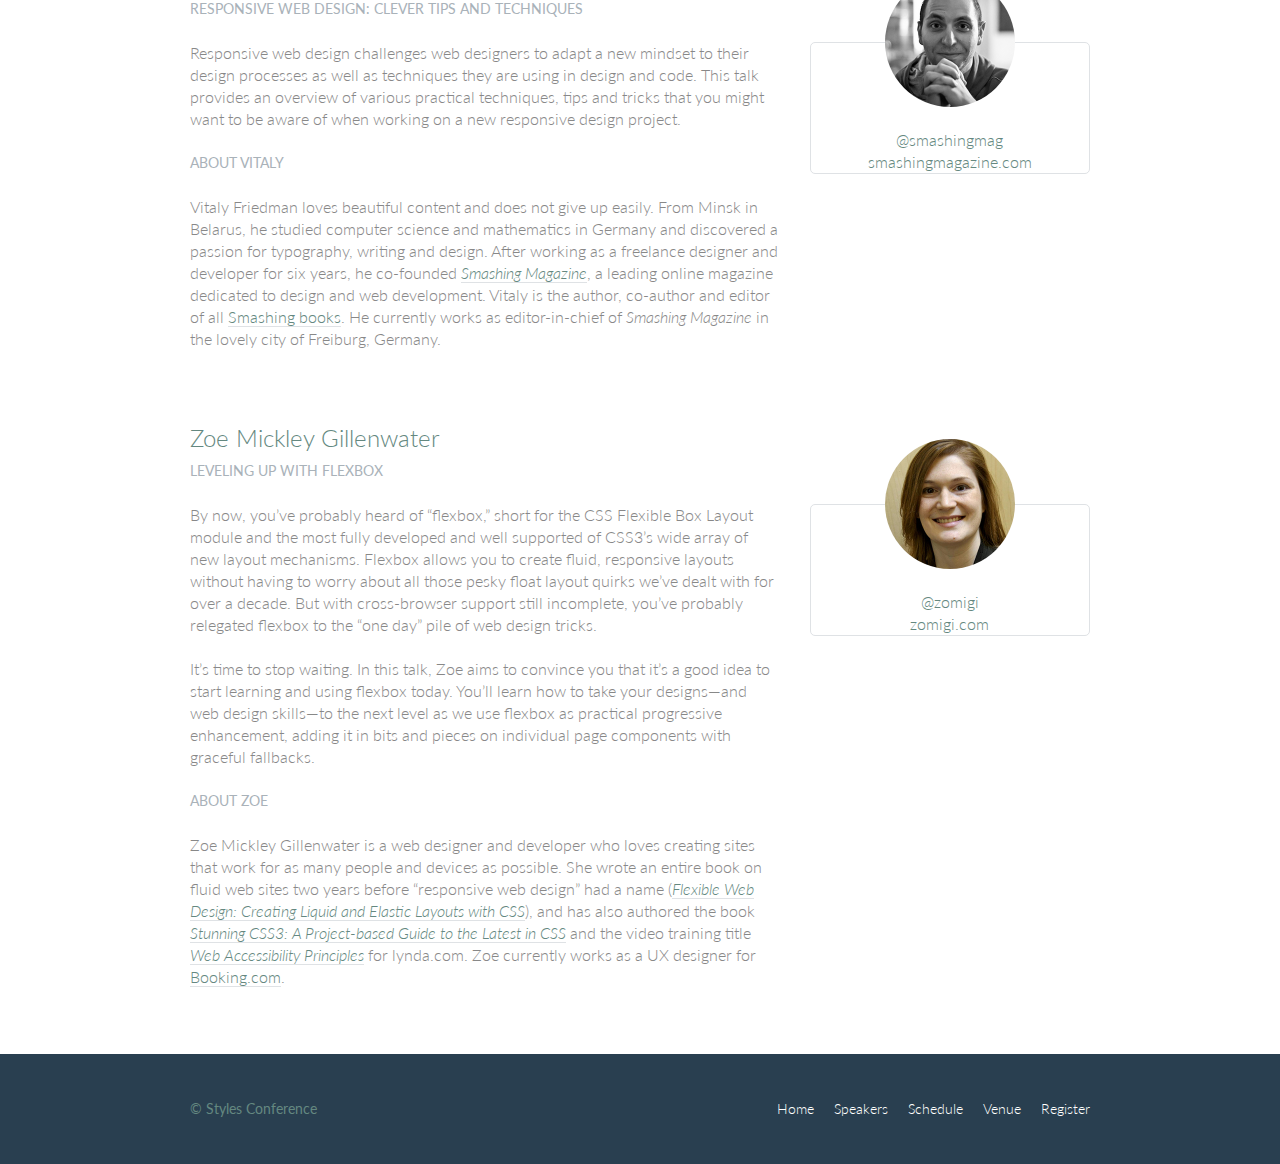
<file: speakers.html>
<!DOCTYPE html>
<html lang="en">

  <head>
    <meta charset="UTF-8">
    <meta name="viewport" content="width=device-width, initial-scale=1.0">
    <meta http-equiv="X-UA-Compatible" content="ie=edge">
    <title>Speakers - Styles Conference</title>
    <link rel="stylesheet" href="assets/stylesheets/main.css">
    <link rel="stylesheet" href="http://fonts.googleapis.com/css?family=Lato:100,300,400">
  </head>

  <body>

    <!-- Header -->

    <header class="primary-header container group">

      <h1 class="logo">
        <a href="index.html">Styles <br> Conference</a>
      </h1>

      <h3 class="tagline">August 24&ndash;26th &mdash; Chicago, IL</h3>

      <nav class="nav primary-nav">
        <ul>
          <li><a href="index.html">Home</a></li><!--
          --><li><a href="speakers.html">Speakers</a></li><!--
          --><li><a href="schedule.html">Schedule</a></li><!--
          --><li><a href="venue.html">Venue</a></li><!--
          --><li><a href="register.html">Register</a></li>
        </ul>
      </nav>

    </header>

    <!-- Lead -->

    <section class="row-alt">
      <div class="lead container">

        <h1>Speakers</h1>

        <p>We&#8217;re happy to welcome over twenty speakers to present on the industry&#8217;s latest technologies. Prepare for an inspiration extravaganza.</p>

      </div>
    </section>

    <!-- Main content -->

    <section class="row">
      <div class="grid">

        <!-- Aaron Irizarry -->

        <section class="speaker" id="aaron-irizarry">

          <div class="col-2-3">

            <h2>Aaron Irizarry</h2>
            <h5>Designing a Culture of Design</h5>

            <p>Workplace culture doesn&#8217;t start with beanbags, foosball tables, or a beer fridge, and it doesn&#8217;t end with neckties, PCs, or big corporations. It&#8217;s the unwritten rules, behavior, beliefs, and the motivations that enable good work to get done, or it&#8217;s what stifles a workforce. For design to be most effective and for designers to feel valued, we need to work in a culture that embraces design and allows it to succeed.</p>

            <p>In Aaron&#8217;s session he will explore how to recognize the traits of organizations that *get* design, both large and small. He will share what those teams, departments, and companies have that others don&#8217;t, and more importantly, how to begin to change your own workplace&#8217;s culture. Once you&#8217;ve worked within a culture of design it&#8217;s almost impossible to imagine yourself anywhere else.</p>

            <h5>About Aaron</h5>

            <p>Aaron Irizarry is a Senior Product Designer for Nasdaq OMX, a lover of heavy metal, a foodie, and a master of BBQ arts. You can find some of his thoughts and presentations on the conversation surrounding design over at <a href="http://www.discussingdesign.com/">discussingdesign.com</a>.</p>

          </div><!--

          --><aside class="col-1-3">
            <div class="speaker-info">

              <img src="assets/images/speakers/aaron-irizarry.jpg" alt="Aaron Irizarry">

              <ul>
                <li><a href="https://twitter.com/aaroni">@aaroni</a></li>
                <li><a href="http://www.thisisaaronslife.com/">thisisaaronslife.com</a></li>
              </ul>

            </div>
          </aside>

        </section>

        <!-- Adam Connor -->

        <section class="speaker" id="adam-connor">

          <div class="col-2-3">

            <h2>Adam Connor</h2>
            <h5>Lights! Camera! Interaction! Design Inspiration from Filmmakers</h5>

            <p>Films succeed in evoking responses and engaging audiences only with a combination of well-written narrative and effective storytelling technique. It&#8217;s the filmmaker&#8217;s job to put this together. To do so they&#8217;ve developed processes, tools and techniques that allow them to focus attention, emphasize information, foreshadow and produce the many elements that together comprise a well-told story.</p>

            <p>With this workshop, we&#8217;ll revisit the topic of using stories in design and expand on the technical aspects used in film to communicate. We&#8217;ll look at some tools used in film, such as cinematic patterns, beat sheets, and storyboards. We&#8217;ll consider why they&#8217;re used and how we might look to them for inspiration.</p>

            <h5>About Adam</h5>

            <p>Adam Connor is a designer, illustrator and speaker passionate about collaboration, communication, creativity and storytelling. As an Experience Design Director with Mad*Pow, Adam combines 10+ years of experience in interaction and experience design with a background in computer science, film, and animation to create effective and easy-to-use digital products and services. He believes that no matter how utilitarian a tool is, at the core of its creation lies a story; uncovering that story is key to its success. Occasionally, he shares his perspectives on design at <a href="http://adamconnor.com/">adamconnor.com</a> and <a href="http://www.discussingdesign.com/">discussingdesign.com</a>.</p>

          </div><!--

          --><aside class="col-1-3">
            <div class="speaker-info">

              <img src="assets/images/speakers/adam-connor.jpg" alt="Adam Connor">

              <ul>
                <li><a href="https://twitter.com/adamconnor">@adamconnor</a></li>
                <li><a href="http://adamconnor.com/">adamconnor.com</a></li>
              </ul>

            </div>
          </aside>

        </section>

        <!-- AJ Self -->

        <section class="speaker" id="aj-self">

          <div class="col-2-3">

            <h2>AJ Self</h2>
            <h5>(You Should Be) Testing Your JavaScript</h5>

            <p>JavaScript applications frequently utilize battle-tested libraries like jQuery, AngularJS, Backbone.js and more, but how can we be sure that our code is ready for production? This talk will share tips on how writing tests can be written easily and quickly and how to remove buggy code through testing.</p>

            <h5>About AJ</h5>

            <p>AJ is a software engineer specializing in JavaScript working at Belly in Chicago. Lately he has been writing applications with AngularJS and loving it. When not coding he is out loving the outdoors with his dog, Sunshine.</p>

          </div><!--

          --><aside class="col-1-3">
            <div class="speaker-info">

              <img src="assets/images/speakers/aj-self.jpg" alt="AJ Self">

              <ul>
                <li><a href="https://twitter.com/ajself">@ajself</a></li>
                <li><a href="http://www.ajself.com/">ajself.com</a></li>
              </ul>

            </div>
          </aside>

        </section>

        <!-- Arman Ghosh -->

        <section class="speaker" id="arman-ghosh">

          <div class="col-2-3">

            <h2>Arman Ghosh</h2>
            <h5>Designing Deals: How Good Design Drives Sales</h5>

            <p>Perception influences decisions, especially when it comes to selling products and services. Learn why before you even start sales conversations; good, thoughtful design and presentation will define you and your ability to close deals.</p>

            <h5>About Arman</h5>

            <p>Arman is an entrepreneur who has his roots planted in building aggressive sales and revenue-generating teams. Having built out national sales and operations teams in the B2B and consumer spaces, his focus has been driving aggressive growth for technology-based companies. He has an extensive operating background and has built a career disrupting sales processes and approaches with companies doing the same in their respective technology spaces.</p>

          </div><!--

          --><aside class="col-1-3">
            <div class="speaker-info">

              <img src="assets/images/speakers/arman-ghosh.jpg" alt="Arman Ghosh">

              <ul>
                <li><a href="https://twitter.com/armanghosh">@armanghosh</a></li>
              </ul>

            </div>
          </aside>

        </section>

        <!-- Bermon Painter -->

        <section class="speaker" id="bermon-painter">

          <div class="col-2-3">

            <h2>Bermon Painter</h2>
            <h5>Death to Wireframes: Long Live Rapid Prototyping</h5>

            <p>Static wireframes are a drag on the whole design process. Prototyping makes things a little better by allowing you to stitch together static wireframes or mockups while adding basic interactions. Rapid prototyping with HTML, CSS, and JavaScript is even better and faster; it increases collaboration and improves the iteration process. Kill your wireframes. Long live rapid prototyping.</p>

            <h5>About Bermon</h5>

            <p>Bermon is the organizer of various community groups for user experience designers and front-end developers, and the organizer of Blend Conference, a three-day, multi-track event for user experience strategists, designers and developers. He also leads the user experience team for Cardinal Solutions&#8217; Charlotte office, where he consults with large enterprise clients on interesting problems across user experience, design and front-end development.</p>

          </div><!--

          --><aside class="col-1-3">
            <div class="speaker-info">

              <img src="assets/images/speakers/bermon-painter.jpg" alt="Bermon Painter">

              <ul>
                <li><a href="https://twitter.com/bermonpainter">@bermonpainter</a></li>
                <li><a href="http://bermonpainter.com/">bermonpainter.com</a></li>
              </ul>

            </div>
          </aside>

        </section>

        <!-- Brad Smith -->

        <section class="speaker" id="brad-smith">

          <div class="col-2-3">

            <h2>Brad Smith</h2>
            <h5>What Designers and Strategists Can Learn from Dick Fosbury</h5>

            <p>Dick Fosbury is an American track and field athlete who challenged the conventional approach to the high jump with an unorthodox &#8220;back first&#8221; technique that became known as the Fosbury Flop. His innovative approach to a sport that seemed to have reached its limits was ridiculed at first, with sportswriters labeling him &#8220;the world&#8217;s laziest high jumper&#8221; &#8212; but today variations of the Fosbury Flop are used by almost every high jumper.</p>

            <p>We need to challenge conventions, too. Many of the design conventions used in web, mobile and device interfaces have evolved from systems and processes that no longer connect with our audiences&#8217; realities: a floppy disk as a metaphor to &#8220;save&#8221; information, push buttons as control devices and typography standards derived from mechanical typesetting.</p>

            <p>As designers and strategists, we need to think like Dick Fosbury, to deconstruct analogues, and to free ourselves from outdated ideas so that we can develop the new interfaces and interactions of the future.</p>

            <h5>About Brad</h5>

            <p>Brad Smith is executive director for WebVisions, a conference that explores the future of the web. Most recently he launched &#8220;The Institute for Social Good,&#8221; an organization that connects non-profits with volunteers willing to spend a day building awesome web and mobile apps to change the world for the better.</p>

          </div><!--

          --><aside class="col-1-3">
            <div class="speaker-info">

              <img src="assets/images/speakers/brad-smith.jpg" alt="Brad Smith">

              <ul>
                <li><a href="http://www.webvisionsevent.com/">webvisionsevent.com</a></li>
                <li><a href="http://www.instituteforsocialgood.org/">instituteforsocialgood.org</a></li>
              </ul>

            </div>
          </aside>

        </section>

        <!-- Candi Lemoine -->

        <section class="speaker" id="candi-lemoine">

          <div class="col-2-3">

            <h2>Candi Lemoine</h2>
            <h5>Making Remote Development Work</h5>

            <p>It&#8217;s not uncommon for developers and designers to work from home. There are also a few companies that have multiple offices. Working for a business that spans three different time zones, Candi Lemoine will show how you make cross-office collaboration work. She will suggest various helpful tools because constant communication is key.</p>

            <h5>About Candi</h5>

            <p>Candi Lemoine is a User Interface Developer at Dominion Marine Media as well as a Customer Advocate at A Book Apart. Aside from researching about user experience and design patterns, she also loves mentoring college students about the front-end side of the web. She also enjoys participating in hackathons with other co-workers and students.</p>

          </div><!--

          --><aside class="col-1-3">
            <div class="speaker-info">

              <img src="assets/images/speakers/candi-lemoine.jpg" alt="Candi Lemoine">

              <ul>
                <li><a href="https://twitter.com/candicodeit">@candicodeit</a></li>
                <li><a href="http://candicode.it/">candicode.it</a></li>
              </ul>

            </div>
          </aside>

        </section>

        <!-- Carolyn Chandler -->

        <section class="speaker" id="carolyn-chandler">

          <div class="col-2-3">

            <h2>Carolyn Chandler</h2>
            <h5>The Business of Play</h5>

            <p>Play isn&#8217;t just for kids and heavy gamers. Anyone with a Foursquare account knows that &#8211; and the stickiness of a badge and a leaderboard. But a good, playful user experience isn&#8217;t about those surface elements either &#8211; it&#8217;s about creating an environment with well-understood rules, meaningful objectives, and a sense of fun. Whether you&#8217;re trying to encourage people &#8211; or yourself &#8211; to save money or to lose weight, a focus on game mechanics and play could be the trump card you&#8217;re looking for.</p>

            <h5>About Carolyn</h5>

            <p>Carolyn Chandler has been working in the field of User Experience Design for over 14 years. She was an adjunct professor at DePaul University and is the UX Design Instructor at The Starter League, where she first developed her activity-based approach for teaching core design concepts. Carolyn is the co-founder of The School for Digital Craftsmanship and co-author of two books, <cite>A Project Guide to UX Design</cite> and <cite>Adventures in Experience Design</cite>.</p>

          </div><!--

          --><aside class="col-1-3">
            <div class="speaker-info">

              <img src="assets/images/speakers/carolyn-chandler.jpg" alt="Carolyn Chandler">

              <ul>
                <li><a href="https://twitter.com/chanan">@chanan</a></li>
                <li><a href="http://www.dhalo.com/">dhalo.com</a></li>
              </ul>

            </div>
          </aside>

        </section>

        <!-- Chris Mills -->

        <section class="speaker" id="chris-mills">

          <div class="col-2-3">

            <h2>Chris Mills</h2>
            <h5>Heavy Metal Coding</h5>

            <p>In this unconventional talk, Chris Mills will encourage you to pick up some drum sticks in addition to your laptop, and beat out a rhythm of learning &#8211; both of code and drum beats! You&#8217;ll learn basic JavaScript and CSS, plus beginner&#8217;s heavy metal drum patterns. The two are a marriage made in heaven, as nothing is a better antidote to code frustration than beating seven shades of **** out of a drum kit.</p>

            <h5>About Chris</h5>

            <p>Chris Mills is a Senior Tech Writer at Mozilla, where he writes docs and demos about open web apps, Firefox OS and related subjects. He loves tinkering around with HTML, CSS, JavaScript and other web technologies, and gives occasional tech talks at conferences and universities.</p>

          </div><!--

          --><aside class="col-1-3">
            <div class="speaker-info">

              <img src="assets/images/speakers/chris-mills.jpg" alt="Chris Mills">

              <ul>
                <li><a href="https://twitter.com/chrisdavidmills">@chrisdavidmills</a></li>
                <li><a href="https://developer.mozilla.org/">developer.mozilla.org</a></li>
              </ul>

            </div>
          </aside>

        </section>

        <!-- Dan Denney -->

        <section class="speaker" id="dan-denney">

          <div class="col-2-3">

            <h2>Dan Denney</h2>
            <h5>Creating HTML Emails Can Be Fun</h5>

            <p>In this presentation Dan will share techniques on how to send awesome messages using CSS, media queries and everyone&#8217;s favorite HTML element: tables. The fun part comes in the tools available for automation and testing to make it feel less like 1999.</p>

            <h5>About Dan</h5>

            <p>Dan is a front-end dev at Envy Labs, where he works on client projects and Code School. He has been called a &#8220;seriously good copy and paster&#8221; and he puts those skills to use as he spends his days learning, unlearning and relearning how to build things for the web.</p>

          </div><!--

          --><aside class="col-1-3">
            <div class="speaker-info">

              <img src="assets/images/speakers/dan-denney.jpg" alt="Dan Denney">

              <ul>
                <li><a href="https://twitter.com/dandenney">@dandenney</a></li>
                <li><a href="http://dandenney.com/">dandenney.com</a></li>
              </ul>

            </div>
          </aside>

        </section>

        <!-- Darby Frey -->

        <section class="speaker" id="darby-frey">

          <div class="col-2-3">

            <h2>Darby Frey</h2>
            <h5>Building a Mobile Layout</h5>

            <p>Designing for mobile is challenging. With the ever-changing landscape of devices and screen sizes, there is no way to predict every possible canvas we will be designing for. Luckily, there are a few tools at our disposal that allow us to be confident in our designs.</p>

            <p>In this session we will introduce some of these tools and dive into some code to see how they can be used to create designs that look great on any device.</p>

            <h5>About Darby</h5>

            <p>Darby Frey is a software engineer and consultant who has worked on web and mobile applications for many clients including Groupon, Toyota, Paramount Pictures and others. Currently he is working with Belly in Chicago to create the world&#8217;s best customer loyalty platform. He can be found on Twitter at <a href="https://twitter.com/darbyfrey">@darbyfrey</a>.</p>

          </div><!--

          --><aside class="col-1-3">
            <div class="speaker-info">

              <img src="assets/images/speakers/darby-frey.jpg" alt="Darby Frey">

              <ul>
                <li><a href="https://twitter.com/darbyfrey">@darbyfrey</a></li>
                <li><a href="http://darbyfrey.com/">darbyfrey.com</a></li>
              </ul>

            </div>
          </aside>

        </section>

        <!-- Erica Decker -->

        <section class="speaker" id="erica-decker">

          <div class="col-2-3">

            <h2>Erica Decker</h2>
            <h5>What Disney Can Teach You about User Experience Design</h5>

            <p>From the creation of the 1937 film <cite>Snow White and the Seven Dwarves</cite>, to newer animated films such as <cite>The Princess and the Frog</cite>, to the branded &#8220;Wonderful World of Disney&#8221; itself, the Disney empire has been built upon a design ecosystem. Each film, theme park, or cruise shares a holistic view of a perfect world across time and cultures. Within each experience, the same beloved character traits are highlighted, similar visual and animation styles are used, and the same story and musical techniques are leveraged to bring the audience to an emotional place. This helps make the user experience familiar and nostalgic, and lightens the audience&#8217;s cognitive load to promote enjoyment. Join Erica as she highlights Disney&#8217;s user experience techniques and outlines how you can use them to design an ecosystem that will leave behind a lasting legacy, even while waiting in an extremely long line.</p>

            <h5>About Erica</h5>

            <p>Erica Decker is a designer, developer, and speaker with a passion for technology, challenges, and all things design. She believes that fast-paced, iterative, holistic design is the best way to drive product innovation, and can support that belief with a lot of evidence. She has designed engaging digital experiences for Fortune 500 companies, non-profits, and upcoming companies alike, and is currently writing this bio while referring to herself in the third person.</p>

          </div><!--

          --><aside class="col-1-3">
            <div class="speaker-info">

              <img src="assets/images/speakers/erica-decker.jpg" alt="Erica Decker">

              <ul>
                <li><a href="http://ericadecker.com/">ericadecker.com</a></li>
              </ul>

            </div>
          </aside>

        </section>

        <!-- Estelle Weyl -->

        <section class="speaker" id="estelle-weyl">

          <div class="col-2-3">

            <h2>Estelle Weyl</h2>
            <h5>Select This!</h5>

            <p>Pick an element, any element. Style it. Manipulate it. No IDs. No classes. No jQuery necessary. Learn all the new features of selectors in CSS and JavaScript hat enable you to select this DOM node, that DOM node, and even an imaginary DOM node based on attributes, relation to other elements, location in the DOM, or just an element&#8217;s mere existence.</p>

            <h5>About Estelle</h5>

            <p><a href="https://twitter.com/estellevw">Estelle Weyl</a> is an internationally published author (<cite><a href="http://shop.oreilly.com/product/0636920021711.do">Mobile HTML5</a></cite>, <cite><a href="http://shop.oreilly.com/product/0636920018063.do">HTML5: The Definitive Guide</a></cite> and <cite><a href="http://shop.oreilly.com/product/9780980846904.do">HTML5 and CSS3 for the Real World</a></cite>), speaker, trainer, and consultant. Estelle shares esoteric tidbits learned while programming CSS, JavaScript and HTML, provides tutorials and detailed grids of CSS3 and HTML5 browser support at <a href="http://www.standardista.com/">Standardista</a>. Her tutorials and workshops are available on <a href="http://estelle.github.io/">GitHub</a>.</p>

          </div><!--

          --><aside class="col-1-3">
            <div class="speaker-info">

              <img src="assets/images/speakers/estelle-weyl.jpg" alt="Estelle Weyl">

              <ul>
                <li><a href="https://twitter.com/estellevw">@estellevw</a></li>
                <li><a href="http://standardista.com/">standardista.com</a></li>
              </ul>

            </div>
          </aside>

        </section>

        <!-- Jen Myers -->

        <section class="speaker" id="jen-myers">

          <div class="col-2-3">

            <h2>Jen Myers</h2>
            <h5>Teaching Our CSS to Play Nice</h5>

            <p>Talk abstract: As our websites, applications and teams grow larger and more complicated, so does our CSS. Before we know it, we find ourselves no longer with cute little stylesheets, but sprawling, surly teenaged CSS that doesn&#8217;t always play nice with others. We need to learn how to manage and optimize our CSS no matter how large the project or diverse the team. If we start early, we can use best practices and tools to raise full-grown stylesheets any designer or developer would be happy to work with.</p>

            <h5>About Jen</h5>

            <p>Jen Myers is a web designer/developer and part of the instructor team at Dev Bootcamp in Chicago. In 2011, she founded the Columbus, Ohio chapter of Girl Develop It, an organization that provides introductory coding classes aimed at women, and she currently co-leads the Girl Develop It Chicago chapter. She speaks regularly about design, development and diversity, and focuses on finding new ways to make both technology and technology education accessible to everyone.</p>

          </div><!--

          --><aside class="col-1-3">
            <div class="speaker-info">

              <img src="assets/images/speakers/jen-myers.jpg" alt="Jen Myers">

              <ul>
                <li><a href="https://twitter.com/antiheroine">@antiheroine</a></li>
                <li><a href="http://jenmyers.net/">jenmyers.net</a></li>
              </ul>

            </div>
          </aside>

        </section>

        <!-- Jenn Downs -->

        <section class="speaker" id="jenn-downs">

          <div class="col-2-3">

            <h2>Jenn Downs</h2>
            <h5>What&#8217;s Stopping You?</h5>

            <p>Creating in the face of negativity, fear, health problems, and your inner critic can at times feel impossible. Let&#8217;s face our fears together, name these problems and break them down, silence our inner critics, and talk about when it&#8217;s time to take a break or let go of a project for good.</p>

            <h5>About Jenn</h5>

            <p>Jenn Downs swung her way through the jungle at MailChimp from support to tech writing to UX Design Research. After six years she&#8217;s been bitten by the entrepreneurship bug and she is now the Business/Tech Manager for Carpenter Koby Downs in Atlanta. Never one to only do one thing at a time, Jenn is also doing freelance email marketing and UX work on the side.</p>

            <p>Outside of loving the web, Jenn is a songwriter and loves Rock and Roll!</p>

          </div><!--

          --><aside class="col-1-3">
            <div class="speaker-info">

              <img src="assets/images/speakers/jenn-downs.jpg" alt="Jenn Downs">

              <ul>
                <li><a href="https://twitter.com/beparticular">@beparticular</a></li>
                <li><a href="http://beparticular.com/">beparticular.com</a></li>
              </ul>

            </div>
          </aside>

        </section>

        <!-- Jennifer Jones -->

        <section class="speaker" id="jennifer-jones">

          <div class="col-2-3">

            <h2>Jennifer Jones</h2>
            <h5>What Designers Can Learn from Parenting</h5>

            <p>That first client meeting may not feel as warm and fulfilling as the first time you hold your newborn child, but consider the similarities.</p>

            <p>You know each other but have never met. As the relationship grows you will have to rely on your experiences and education to gently guide them while allowing flexibility for projects to change and evolve. It&#8217;s not your job to control everything, but if you are successful you will create a well-rounded piece that everyone involved can love.</p>

            <h5>About Jennifer</h5>

            <p>Jennifer Jones is an event coordinator for the WebVisions Conference and also co-authors a blog with her teenage daughter. She and her family live in Portland, Oregon where she balances work, parenting and any other life challenge with honesty, humor and liquor.</p>

          </div><!--

          --><aside class="col-1-3">
            <div class="speaker-info">

              <img src="assets/images/speakers/jennifer-jones.jpg" alt="Jennifer Jones">

              <ul>
                <li><a href="https://twitter.com/Foerocious">@foerocious</a></li>
                <li><a href="http://crampedconversations.com/">crampedconversations.com</a></li>
              </ul>

            </div>
          </aside>

        </section>

        <!-- Leslie Jensen-Inman -->

        <section class="speaker" id="leslie-jensen-inman">

          <div class="col-2-3">

            <h2>Dr. Leslie Jensen-Inman</h2>
            <h5>Designing to Learn</h5>

            <p>We&#8217;ve reached a point where non-designers understand the value of design. This has led to an increase in demand for design talent. In the past, we would have turned to institutions of higher education to help us find new talent; however, today&#8217;s graduates often finish school without the skills they need to thrive in a professional design setting.</p>

            <p>There is a massive gap between what students learn and what industry needs. This skills gap leaves graduates unable to find jobs and hiring companies unable to find talent. How we approach this challenge will affect the continued relevance and value of design.</p>

            <h5>About Leslie</h5>

            <p><a href="http://www.jenseninman.com">Dr. Leslie Jensen-Inman</a> is a designer, speaker, author, and educator. Leslie is co-founder of the user experience design school <a href="http://www.centercentre.com">Center Centre</a>, where she connects industry, education, and community. Creative Director and co-author of <cite>InterACT with Web Standards: A holistic approach to web design</cite>, Leslie has written articles for publications such as <cite>A List Apart</cite>, <cite>The Pastry Box</cite>, <cite>Ladies in Tech</cite>, and <cite>.net Magazine</cite>.</p>

          </div><!--

          --><aside class="col-1-3">
            <div class="speaker-info">

              <img src="assets/images/speakers/leslie-jensen-inman.jpg" alt="Leslie Jensen-Inman">

              <ul>
                <li><a href="https://twitter.com/jenseninman">@jenseninman</a></li>
                <li><a href="http://unicorninstitute.com/">unicorninstitute.com</a></li>
              </ul>

            </div>
          </aside>

        </section>

        <!-- Maya Bruck -->

        <section class="speaker" id="maya-bruck">

          <div class="col-2-3">

            <h2>Maya Bruck</h2>
            <h5>So You Want to Be a Unicorn</h5>

            <p>They&#8217;re elusive, those rare beings who do front-end development, visual design, project management, UX, content strategy, and are whizzes at user research. In an industry that&#8217;s constantly changing and evolving, there are both benefits and drawbacks to being a generalist. We&#8217;ll walk through strategies to fill gaps in your skill set while working a full-time job, and collaborative tools and techniques you can use while you quest to learn it all.</p>

            <h5>About Maya</h5>

            <p>Maya Bruck is Creative Director at Pixo, a growing, employee-run digital consulting agency, where she guides clients through identity crisis to a meaningful, impactful web presence. In addition to conducting client therapy, she also designs websites and applications that are both beautiful and organization changing.</p>

            <p>A passion for collaboration and community led her to co-found the Champaign-Urbana Design Organization (CUDO) in 2008, and through CUDO she has cultivated a vibrant design culture in the community. She speaks regularly about design and client management and is overcoming her fear of learning JavaScript.</p>

          </div><!--

          --><aside class="col-1-3">
            <div class="speaker-info">

              <img src="assets/images/speakers/maya-bruck.jpg" alt="Maya Bruck">

              <ul>
                <li><a href="https://twitter.com/mayabruck">@mayabruck</a></li>
                <li><a href="http://pixotech.com/">pixotech.com</a></li>
              </ul>

            </div>
          </aside>

        </section>

        <!-- Russ Unger -->

        <section class="speaker" id="russ-unger">

          <div class="col-2-3">

            <h2>Russ Unger</h2>
            <h5>From Muppets to Mastery: Core UX Principles from Mr. Jim Henson</h5>

            <p>Jim Henson started working as a puppeteer in 1954, a fair 40-50 years before many of us even considered User Experience as a career. He did, however, take it upon himself to apply many of the core principles that UX Designers are falling love with today (or are at least using as part of our everyday lives). Hang out for a quick dive into the life of Jim Henson, with a view into his work from the perspective of how it pertains to what it is we&#8217;re doing today, that promises to even leave Waldorf and Statler happy.</p>

            <h5>About Russ</h5>

            <p>Russ Unger is an Experience Design Director for GE Capital, Americas, where he leads teams and projects in design and research. He is co-author of the books <cite><a href="http://projectuxd.com/">A Project Guide to UX Design</a></cite>, <cite><a href="http://www.designingtheconversation.com/">Designing the Conversation</a></cite>, and <cite><a href="http://speakercampbook.com/">Speaker Camp</a></cite> for New Riders (Voices That Matter). Russ is also working on a book on guerrilla design and research methods that is due out, well, sometime.</p>

            <p>Russ is co-founder of ChicagoCamps, which hosts low-cost, high-value technology events in the Chicago area, and he is also on the Advisory Board for the Department of Web Design and Development at Harrington College of Design. Russ has two daughters who both draw better than he does and are currently beginning to surpass his limited abilities in coding.</p>

          </div><!--

          --><aside class="col-1-3">
            <div class="speaker-info">

              <img src="assets/images/speakers/russ-unger.jpg" alt="Russ Unger">

              <ul>
                <li><a href="https://twitter.com/russu">@russu</a></li>
                <li><a href="http://www.userglue.com/">userglue.com</a></li>
              </ul>

            </div>
          </aside>

        </section>

        <!-- Shay Howe -->

        <section class="speaker" id="shay-howe">

          <div class="col-2-3">

            <h2>Shay Howe</h2>
            <h5>Less Is More: How Constraints Cultivate Growth</h5>

            <p>By setting constraints, we force ourselves to be more productive. They help us make decisions, creating focus around the problem we are trying to solve. They improve our consistency, which provides a better experience for our users. And they help us grow, a valuable asset in times of innovation.</p>

            <h5>About Shay</h5>

            <p>As a designer and front-end developer, Shay Howe has a passion for solving problems while building creative and intuitive products. Shay specializes in product design and interface development, specialties which he regularly writes and speaks about.</p>

          </div><!--

          --><aside class="col-1-3">
            <div class="speaker-info">

              <img src="assets/images/speakers/shay-howe.jpg" alt="Shay Howe">

              <ul>
                <li><a href="https://twitter.com/shayhowe">@shayhowe</a></li>
                <li><a href="http://learn.shayhowe.com/">learn.shayhowe.com</a></li>
              </ul>

            </div>
          </aside>

        </section>

        <!-- Tessa Harmon -->

        <section class="speaker" id="tessa-harmon">

          <div class="col-2-3">

            <h2>Tessa Harmon</h2>
            <h5>Crafty Coding: Generating Knitting Patterns</h5>

            <p>Garment design doesn&#8217;t have to be intimidating. Learn the math behind knitting a sweater and program a fully customizable pattern generator in NodeJS. You will leave with your own unique pattern app to share with the world! Basic programming and knitting skills are recommended for this workshop.</p>

            <h5>About Tessa</h5>

            <p>Tessa Harmon is a full-stack web developer at <a href="http://www.skookum.com/">Skookum Digital Works</a> in Charlotte, North Carolina. JavaScript and Ruby are her favorite languages. She&#8217;s been knitting for nearly as long as she&#8217;s been programming and is surprised it took her <em>this</em> long to consider mixing the two.</p>

          </div><!--

          --><aside class="col-1-3">
            <div class="speaker-info">

              <img src="assets/images/speakers/tessa-harmon.jpg" alt="Tessa Harmon">

              <ul>
                <li><a href="https://twitter.com/tessaharmon">@tessaharmon</a></li>
                <li><a href="http://tessaharmon.com/">tessaharmon.com</a></li>
              </ul>

            </div>
          </aside>

        </section>

        <!-- Victoria Pater -->

        <section class="speaker" id="victoria-pater">

          <div class="col-2-3">

            <h2>Victoria Pater</h2>
            <h5>Excellent Tacos Are Not Created in a Vacuum</h5>

            <p>From harmony and form to balance and hierarchy, we&#8217;ll be covering the 7 Principles of Successful Tacos. This traditional Mexican dish paired with margaritas will help get the creative juices flowing! We&#8217;ll combine a variety of shells, fillings, and garnishes while discussing methods for achieving award-winning flavors. You&#8217;ll master the art of shape and proportion while also gaining uncommon knowledge about tacodillas. If tacos are your passion, please come hungry.</p>

            <h5>About Victoria</h5>

            <p>Victoria is a <a href="http://www.modest.com/">Modest</a> UX Designer in Chicago. She focuses on making mobile commerce better for everyone. As a co-founder of <a href="http://quitestrong.com/">Quite Strong</a>, a female collaborative, she is a dedicated advocate for diversity in the design and tech fields. When asked what three things should could not live without she replied, &#8220;tacos, travel, and emojis&#8221; &#8230;obviously.</p>

          </div><!--

          --><aside class="col-1-3">
            <div class="speaker-info">

              <img src="assets/images/speakers/victoria-pater.jpg" alt="Victoria Pater">

              <ul>
                <li><a href="https://twitter.com/typeis4lovers">@typeis4lovers</a></li>
                <li><a href="http://victoriapater.com/">victoriapater.com</a></li>
              </ul>

            </div>
          </aside>

        </section>

        <!-- Vitaly Friedman -->

        <section class="speaker" id="vitaly-friedman">

          <div class="col-2-3">

            <h2>Vitaly Friedman</h2>
            <h5>Responsive Web Design: Clever Tips and Techniques</h5>

            <p>Responsive web design challenges web designers to adapt a new mindset to their design processes as well as techniques they are using in design and code. This talk provides an overview of various practical techniques, tips and tricks that you might want to be aware of when working on a new responsive design project.</p>

            <h5>About Vitaly</h5>

            <p>Vitaly Friedman loves beautiful content and does not give up easily. From Minsk in Belarus, he studied computer science and mathematics in Germany and discovered a passion for typography, writing and design. After working as a freelance designer and developer for six years, he co-founded <cite><a href="http://smashingmagazine.com/">Smashing Magazine</a></cite>, a leading online magazine dedicated to design and web development. Vitaly is the author, co-author and editor of all <a href="https://shop.smashingmagazine.com">Smashing books</a>. He currently works as editor-in-chief of <cite>Smashing Magazine</cite> in the lovely city of Freiburg, Germany.</p>

          </div><!--

          --><aside class="col-1-3">
            <div class="speaker-info">

              <img src="assets/images/speakers/vitaly-friedman.jpg" alt="Vitaly Friedman">

              <ul>
                <li><a href="https://twitter.com/smashingmag">@smashingmag</a></li>
                <li><a href="http://smashingmagazine.com/">smashingmagazine.com</a></li>
              </ul>

            </div>
          </aside>

        </section>

        <!-- Zoe Mickley Gillenwater -->

        <section id="zoe-mickley-gillenwater">

          <div class="col-2-3">

            <h2>Zoe Mickley Gillenwater</h2>
            <h5>Leveling Up with Flexbox</h5>

            <p>By now, you&#8217;ve probably heard of &#8220;flexbox,&#8221; short for the CSS Flexible Box Layout module and the most fully developed and well supported of CSS3&#8217;s wide array of new layout mechanisms. Flexbox allows you to create fluid, responsive layouts without having to worry about all those pesky float layout quirks we&#8217;ve dealt with for over a decade. But with cross-browser support still incomplete, you&#8217;ve probably relegated flexbox to the &#8220;one day&#8221; pile of web design tricks.</p>

            <p>It&#8217;s time to stop waiting. In this talk, Zoe aims to convince you that it&#8217;s a good idea to start learning and using flexbox today. You&#8217;ll learn how to take your designs—and web design skills—to the next level as we use flexbox as practical progressive enhancement, adding it in bits and pieces on individual page components with graceful fallbacks.</p>

            <h5>About Zoe</h5>

            <p>Zoe Mickley Gillenwater is a web designer and developer who loves creating sites that work for as many people and devices as possible. She wrote an entire book on fluid web sites two years before &#8220;responsive web design&#8221; had a name (<cite><a href="http://www.flexiblewebbook.com/">Flexible Web Design: Creating Liquid and Elastic Layouts with CSS</a></cite>), and has also authored the book <cite><a href="http://www.stunningcss3.com/">Stunning CSS3: A Project-based Guide to the Latest in CSS</a></cite> and the video training title <cite><a href="http://zomigi.com/publications/#pub-accessibility">Web Accessibility Principles</a></cite> for lynda.com. Zoe currently works as a UX designer for <a href="http://www.booking.com/">Booking.com</a>.</p>

          </div><!--

          --><aside class="col-1-3">
            <div class="speaker-info">

              <img src="assets/images/speakers/zoe-mickley-gillenwater.jpg" alt="Zoe Mickley Gillenwater">

              <ul>
                <li><a href="https://twitter.com/zomigi">@zomigi</a></li>
                <li><a href="http://zomigi.com/">zomigi.com</a></li>
              </ul>

            </div>
          </aside>

        </section>

      </div>
    </section>

    <!-- Footer -->

    <footer class="primary-footer container group">

      <small>&copy; Styles Conference</small>

      <nav class="nav">
        <ul>
          <li><a href="index.html">Home</a></li><!--
          --><li><a href="speakers.html">Speakers</a></li><!--
          --><li><a href="schedule.html">Schedule</a></li><!--
          --><li><a href="venue.html">Venue</a></li><!--
          --><li><a href="register.html">Register</a></li>
        </ul>
      </nav>

    </footer>

  </body>
</html>
</file>
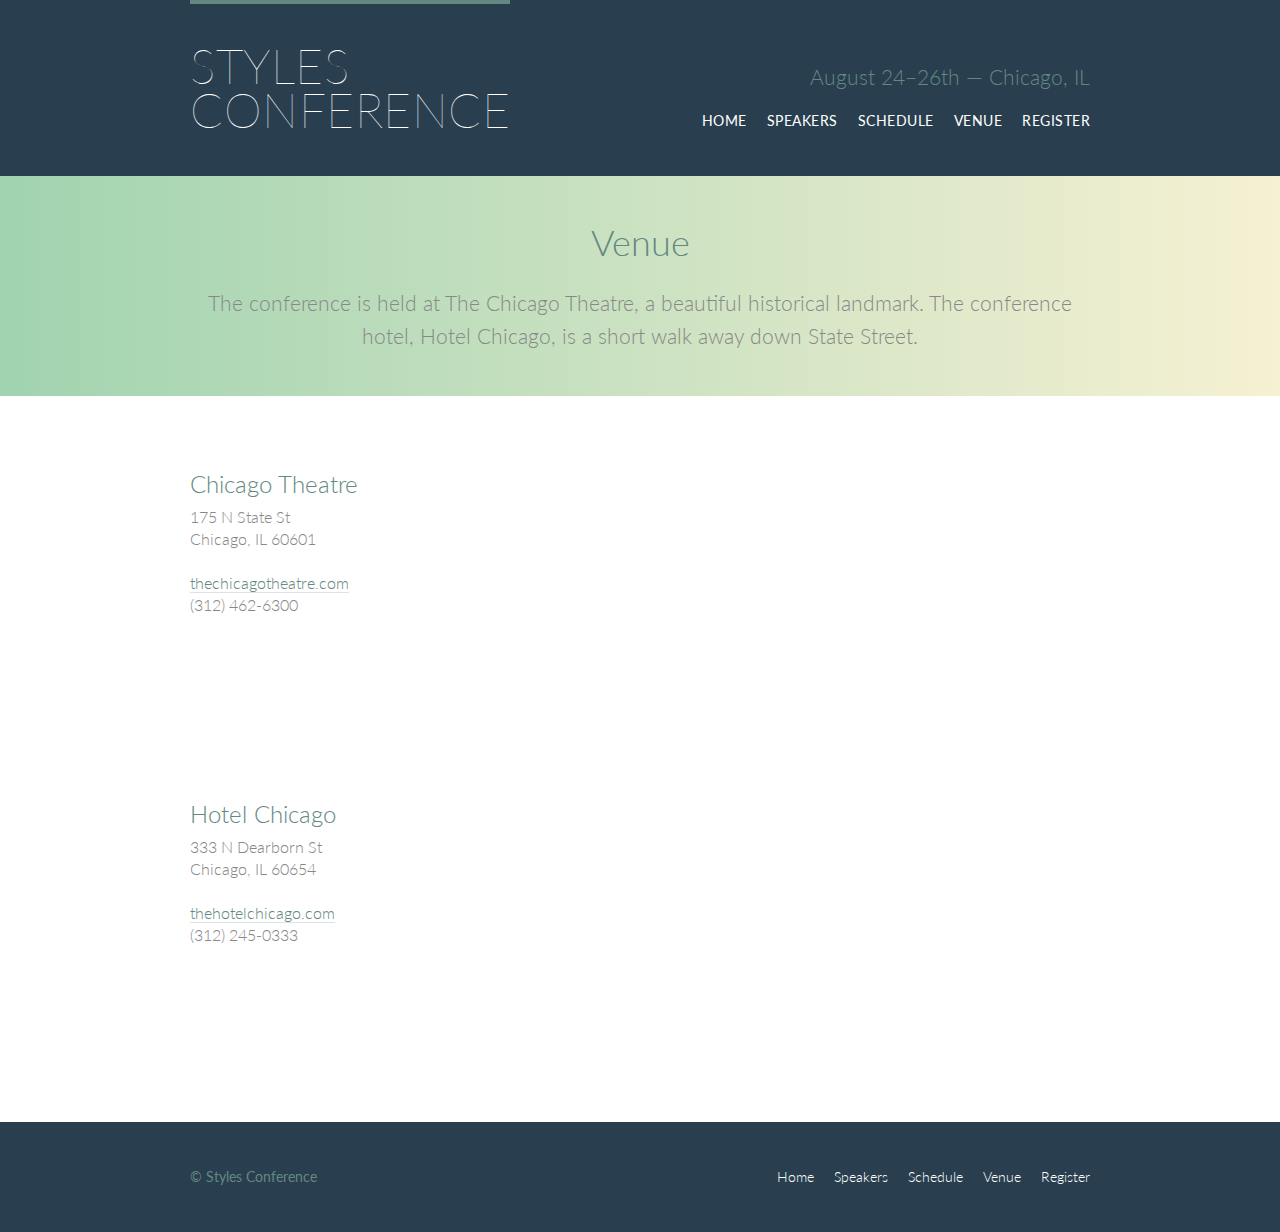
<file: venue.html>
<!DOCTYPE html>
<html lang="en">

  <head>
    <meta charset="UTF-8">
    <meta name="viewport" content="width=device-width, initial-scale=1.0">
    <meta http-equiv="X-UA-Compatible" content="ie=edge">
    <title>Venue - Styles Conference</title>
    <link rel="stylesheet" href="assets/stylesheets/main.css">
    <link rel="stylesheet" href="http://fonts.googleapis.com/css?family=Lato:100,300,400">
  </head>

  <body>

    <!-- Header -->

    <header class="primary-header container group">

      <h1 class="logo">
        <a href="index.html">Styles <br> Conference</a>
      </h1>

      <h3 class="tagline">August 24&ndash;26th &mdash; Chicago, IL</h3>

      <nav class="nav primary-nav">
        <ul>
          <li><a href="index.html">Home</a></li><!--
          --><li><a href="speakers.html">Speakers</a></li><!--
          --><li><a href="schedule.html">Schedule</a></li><!--
          --><li><a href="venue.html">Venue</a></li><!--
          --><li><a href="register.html">Register</a></li>
        </ul>
      </nav>

    </header>

    <!-- Lead -->

    <section class="row-alt">
      <div class="lead container">

        <h1>Venue</h1>

        <p>The conference is held at The Chicago Theatre, a beautiful historical landmark. The conference hotel, Hotel Chicago, is a short walk away down State Street.</p>

      </div>
    </section>

    <!-- Main content -->

    <section class="row">
      <div class="grid">

        <!-- Chicago Theatre -->

        <section class="venue-theatre">

          <div class="col-1-3">
            <h2>Chicago Theatre</h2>
            <p>175 N State St <br> Chicago, IL 60601</p>
            <p><a href="http://www.thechicagotheatre.com/">thechicagotheatre.com</a> <br> (312) 462-6300</p>
          </div><!--

          --><iframe class="venue-map col-2-3" src="https://www.google.com/maps/embed?pb=!1m5!3m3!1m2!1s0x880e2ca55810a493%3A0x4700ddf60fcbfad6!2schicago+theatre!5e0!3m2!1sen!2sus!4v1388701393606"></iframe>

        </section>

        <!-- Hotel Chicago -->

        <section class="venue-hotel">

          <div class="col-1-3">
            <h2>Hotel Chicago</h2>
            <p>333 N Dearborn St <br> Chicago, IL 60654</p>
            <p><a href="http://thehotelchicago.com/">thehotelchicago.com</a> <br> (312) 245-0333</p>
          </div><!--

          --><iframe class="venue-map col-2-3" src="https://www.google.com/maps/embed?pb=!1m5!3m3!1m2!1s0x880e2cb1da049173%3A0xa5c91d255a775f0b!2sHotel+Sax+Chicago%2C+North+Dearborn+Street%2C+Chicago%2C+IL!5e0!3m2!1sen!2sus!4v1388702493978"></iframe>

        </section>

      </div>
    </section>

    <!-- Footer -->

    <footer class="primary-footer container group">

      <small>&copy; Styles Conference</small>

      <nav class="nav">
        <ul>
          <li><a href="index.html">Home</a></li><!--
          --><li><a href="speakers.html">Speakers</a></li><!--
          --><li><a href="schedule.html">Schedule</a></li><!--
          --><li><a href="venue.html">Venue</a></li><!--
          --><li><a href="register.html">Register</a></li>
        </ul>
      </nav>

    </footer>

  </body>
</html>
</file>
<file: assets/stylesheets/main.css>
/* http://meyerweb.com/eric/tools/css/reset/ 
   v2.0 | 20110126
   License: none (public domain)
*/

html, body, div, span, applet, object, iframe,
h1, h2, h3, h4, h5, h6, p, blockquote, pre,
a, abbr, acronym, address, big, cite, code,
del, dfn, em, img, ins, kbd, q, s, samp,
small, strike, strong, sub, sup, tt, var,
b, u, i, center,
dl, dt, dd, ol, ul, li,
fieldset, form, label, legend,
table, caption, tbody, tfoot, thead, tr, th, td,
article, aside, canvas, details, embed, 
figure, figcaption, footer, header, hgroup, 
menu, nav, output, ruby, section, summary,
time, mark, audio, video {
	margin: 0;
	padding: 0;
	border: 0;
	font-size: 100%;
	font: inherit;
	vertical-align: baseline;
}
/* HTML5 display-role reset for older browsers */
article, aside, details, figcaption, figure, 
footer, header, hgroup, menu, nav, section {
	display: block;
}
body {
	line-height: 1;
}
ol, ul {
	list-style: none;
}
blockquote, q {
	quotes: none;
}
blockquote:before, blockquote:after,
q:before, q:after {
	content: '';
	content: none;
}
table {
	border-collapse: collapse;
	border-spacing: 0;
}

/*
  ========================================
  Grid
  ========================================
*/

*,
*:before,
*:after {
  -webkit-box-sizing: border-box;
     -moz-box-sizing: border-box;
          box-sizing: border-box;
}

.container, .grid{
    margin: 0 auto;
    width: 960px;
}

.container{
    padding-left: 30px;
    padding-right: 30px;
}

.col-1-3 {
  width: 33.33%;
}
.col-2-3 {
  width: 66.66%;
}

.col-1-3,
.col-2-3 {
  display: inline-block;
  vertical-align: top;
}

.grid,
.col-1-3,
.col-2-3 {
  padding-left: 15px;
  padding-right: 15px;
}



/*
  ========================================
  Clearfix
  ========================================
*/
.group:before,
.group:after {
  content: "";
  display: table;
}
.group:after {
  clear: both;
}
.group {
  clear: both;
  *zoom: 1;
}


/*
  ========================================
  Typography
  ========================================
*/

h1, h3, h4, h5, p {
  margin-bottom: 22px;
}

/*
  ========================================
  Buttons
  ========================================
*/

.btn {
  border-radius: 5px;
  color: #fff;
  cursor: pointer;
  display: inline-block;
  font-weight: 400;
  letter-spacing: .5px;
  margin: 0;
  text-transform: uppercase;
}

.btn-alt {
  border: 1px solid #dfe2e5;
  padding: 10px 30px;
}

.btn-alt:hover{
    background: #fff;
    color: #648880;
}

.btn-default {
  border: 0;
  background: #648880;
  padding: 11px 30px;
  font-size: 14px;
}
.btn-default:hover {
  background: #77a198;
}


/*
  ========================================
  Home
  ========================================
*/

.hero {
  line-height: 44px;
  padding: 22px 80px 66px 80px;
  text-align: center;
  color: #fff;
}

.hero h2{
    font-size: 36px;
}

.hero p{
    font-size: 24px;
    font-weight: 100;
}

.teaser img {
  border-radius: 5px;
  display: block;
  margin-bottom: 22px;
  max-width: 100%
}


/*
  ========================================
  Primary header
  ========================================
*/

.logo {
  border-top: 4px solid #648880;
  float: left;
  font-size: 48px;
  font-weight: 100;
  letter-spacing: .5px;
  line-height: 44px;
  padding: 40px 0 22px 0;
  text-transform: uppercase;
}

.tagline {
  margin: 66px 0 22px 0;
  text-align: right;
}

.primary-nav{
    font-size: 14px;
    font-weight: 400;
    letter-spacing: .5px;
    text-transform: uppercase;
}

.primary-header a,
.primary-footer a {
  color: #fff;
}
.primary-header a:hover,
.primary-footer a:hover {
  color: #648880;
}

/*
  ========================================
  Primary footer
  ========================================
*/

.primary-footer small {
  float: left;
  font-weight: 400;
}

.primary-footer {
  padding-bottom: 44px;
  padding-top: 44px;
  color: #648880;
  font-size: 14px;
}

/*
  ========================================
  Custom styles
  ========================================
*/
body {
  color: #888;
  font: 300 16px/22px "Lato", "Open Sans", "Helvetica Neue", Helvetica, Arial, sans-serif;
  background: #293f50;
}

h1, h2, h3, h4 {
  color: #648880;
}

h1 {
  font-size: 36px;
  line-height: 44px;
}
h2 {
  font-size: 24px;
  line-height: 44px;
}
h3 {
  font-size: 21px;
}
h4 {
  font-size: 18px;
}

h5 {
  color: #a9b2b9;
  font-size: 14px;
  font-weight: 400;
  text-transform: uppercase;
}

strong {
  font-weight: 400;
}
cite, em {
  font-style: italic;
}

.teaser a:hover h3{
    color: #a9b2b9;
}

/*
  ========================================
  Links
  ========================================
*/

a:hover {
  color: #a9b2b9;
}

a {
  color: #648880;
  text-decoration: none;
}

p a{
    border-bottom: 1px solid #dfe2e5;
}

/*
  ========================================
  Navigation
  ========================================
*/

.nav {
  text-align: right;
}

.nav li {
  display: inline-block;
  margin: 0 10px;
  vertical-align: top;
}
.nav li:last-child {
  margin-right: 0;
}


/*
  ========================================
  Rows
  ========================================
*/
.row,
.row-alt{
    min-width: 960px;
}

.row {
  background: #fff;
  padding: 66px 0 44px 0;
}

.row-alt{
    background: #cbe2c1;
    background: -webkit-linear-gradient(to right, #a1d3b0, #f6f1d3);
    background: -moz-linear-gradient(to right, #a1d3b0, #f6f1d3);
    background: linear-gradient(to right, #a1d3b0, #f6f1d3);
    padding: 44px 0 22px 0;
}

/*
  ========================================
  Leads
  ========================================
*/

.lead {
  text-align: center;
}
.lead p {
  font-size: 21px;
  line-height: 33px;
}

/*
  ========================================
  Speakers
  ========================================
*/
  
.speaker-info {
  border: 1px solid #dfe2e5;
  border-radius: 5px;
  margin-top: 88px;
  padding-bottom: 22px 0;
  text-align: center;
}

.speaker {
  margin-bottom: 44px;
}

.speaker-info img {
  border-radius: 50%;
  height: 130px;
  margin: -66px 0 22px 0;
  vertical-align: top;
}

/*
  ========================================
  Venue
  ========================================
*/

.venue-theatre {
  margin-bottom: 66px;
}
.venue-hotel {
  margin-bottom: 22px;
}

.venue-map {
  height: 264px;
}

/*
  ========================================
  Register
  ========================================
*/

.why-attend {
  list-style: square;
  margin: 0 0 22px 30px;
}

form {
  margin-bottom: 22px;
}
input,
select,
textarea {
  font: 300 16px/22px "Lato", "Open Sans", "Helvetica Neue", Helvetica, Arial, sans-serif;
}

.register-group label {
  color: #648880;
  cursor: pointer;
  font-weight: 400;
}
.register-group input,
.register-group select,
.register-group textarea {
  border: 1px solid #c6c9cc;
  border-radius: 5px;
  color: #888;
  display: block;
  margin: 5px 0 27px 0;
  padding: 5px 8px;
}
.register-group input,
.register-group textarea {
  width: 100%;
}
.register-group select {
  height: 34px;
  width: 60px;
}
.register-group textarea {
  height: 78px;
}

/*
  ========================================
  Schedule
  ========================================
*/

table {
  margin-bottom: 44px;
  width: 100%;
}
table:last-child {
  margin-bottom: 0;
}

th,
td {
  padding-bottom: 22px;
  vertical-align: top;
}
th {
  padding-right: 45px;
  text-align: right;
  width: 20%;
}
td {
  width: 40%;
}

thead {
  line-height: 44px;
}
thead th {
  color: #648880;
  font-size: 24px;
}

tbody th {
  color: #a9b2b9;
  font-size: 14px;
  font-weight: 400;
  padding-top: 22px;
  text-transform: uppercase;
}

tbody td {
  border-top: 1px solid #dfe2e5;
  padding-top: 21px;
}
tbody td:first-of-type {
  padding-right: 15px;
}
tbody td:last-of-type {
  padding-left: 15px;
}
tbody td:only-of-type {
  padding-left: 0;
  padding-right: 0;
}

table a {
  color: #888;
}
table h4 {
  margin-bottom: 0;
}

.schedule-offset {
  color: #a9b2b9;
}
</file>
